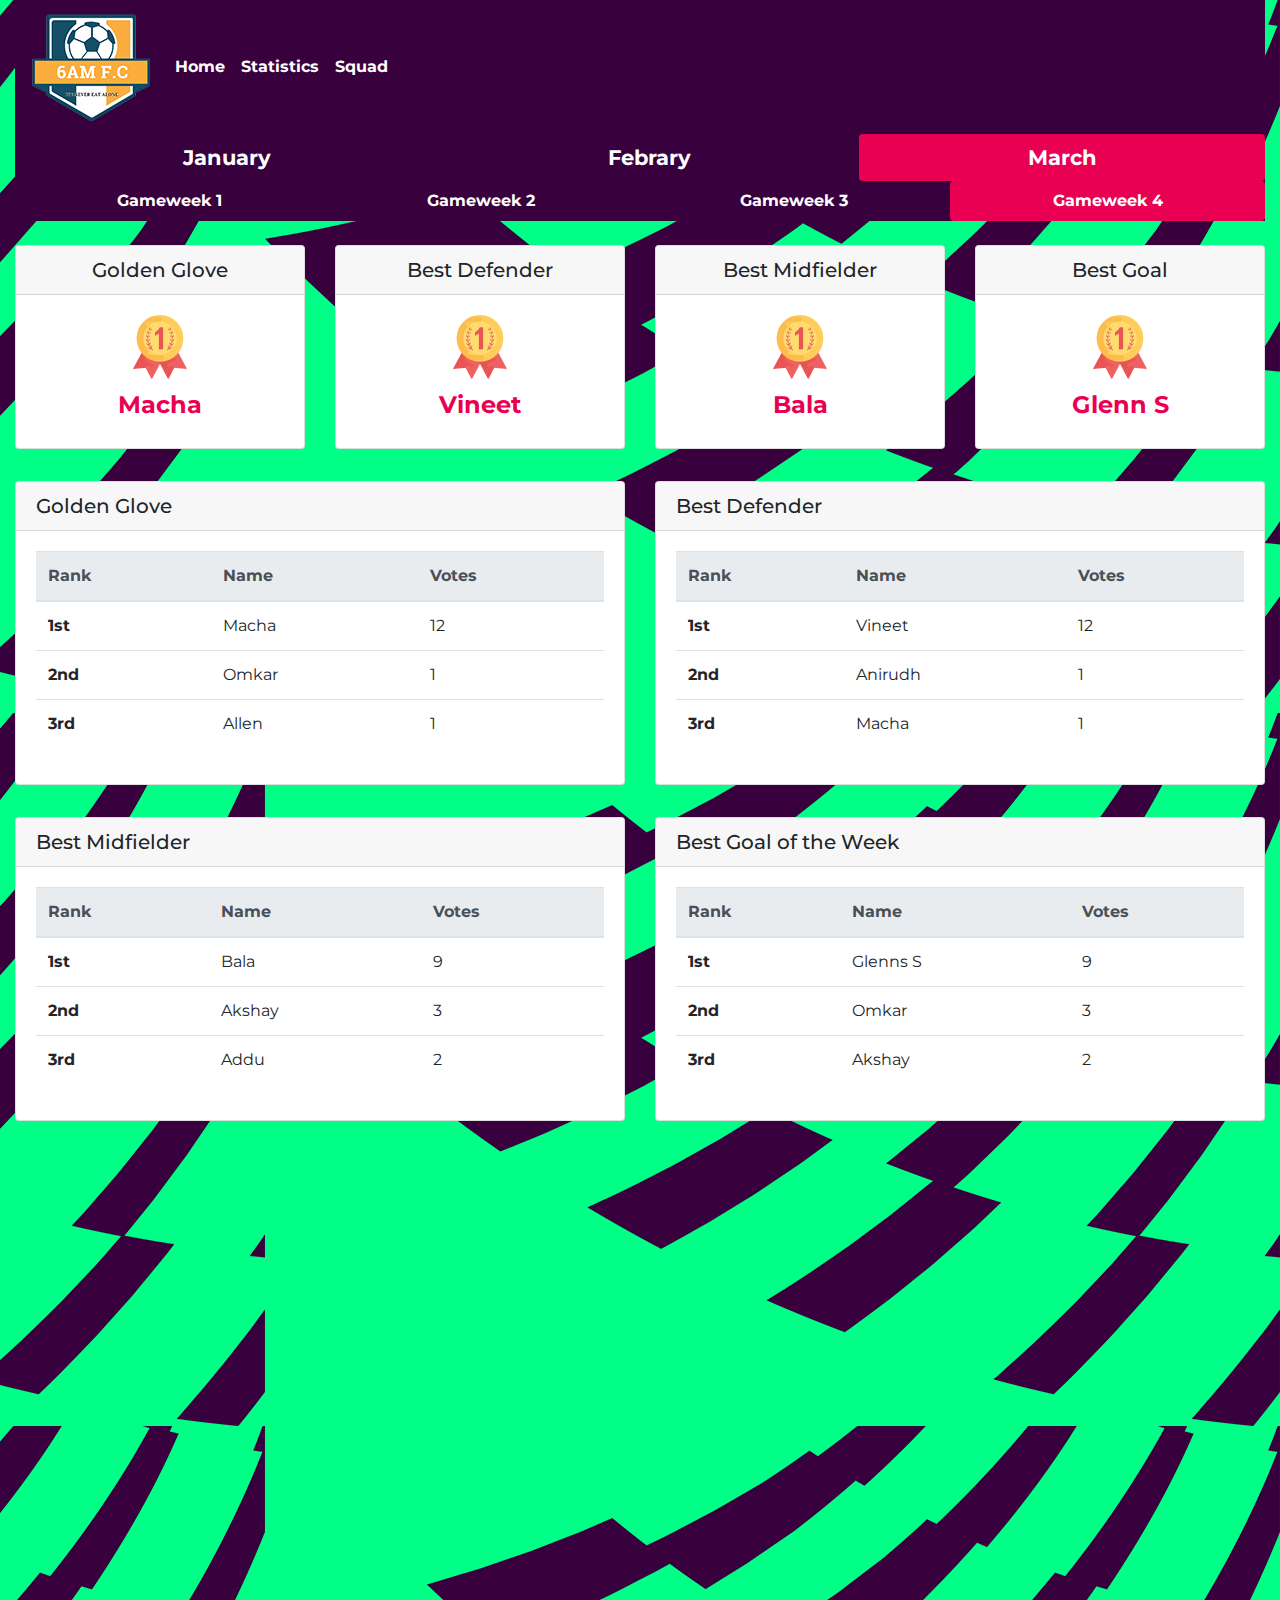
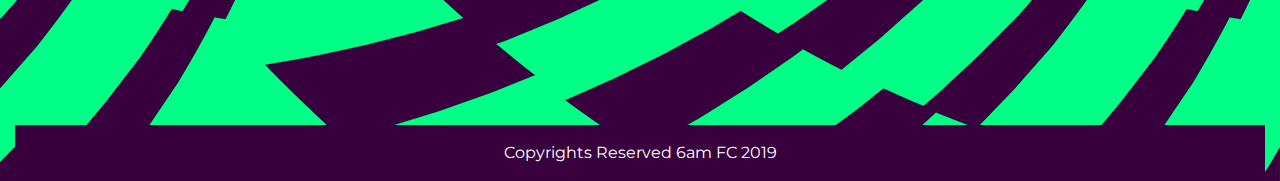
<file: index.html>
<!doctype html>
<html lang="en">
   <head>
      <!-- Global site tag (gtag.js) - Google Analytics -->
      <script async src="https://www.googletagmanager.com/gtag/js?id=UA-132199035-1"></script>
      <script>
         window.dataLayer = window.dataLayer || [];
         function gtag(){dataLayer.push(arguments);}
         gtag('js', new Date());
         
         gtag('config', 'UA-132199035-1');
      </script>
      <!-- Required meta tags -->
      <meta charset="utf-8">
      <meta name="viewport" content="width=device-width, initial-scale=1, shrink-to-fit=no">
      <!-- Bootstrap CSS -->
      <link rel="stylesheet" href="css/bootstrap.min.css">
      <link rel="stylesheet" href="css/style.css">
      <link rel="stylesheet" href="css/animate.css">
      <link href="https://fonts.googleapis.com/css?family=Montserrat:100,100i,200,200i,300,300i,400,400i,500,500i,600,600i,700,700i,800,800i,900,900i" rel="stylesheet">
      <title>6AM FC | Home</title>
   </head>
   <body>
      <div class="se-pre-con"></div>
      <div class="container">
         <nav class="navbar navbar-expand-lg navbar-light bg-light">
            <a class="navbar-brand" href="index.html"><img src="img/logo.PNG" /></a>
            <button class="navbar-toggler" type="button" data-toggle="collapse" data-target="#navbarTogglerDemo02" aria-controls="navbarTogglerDemo02" aria-expanded="false" aria-label="Toggle navigation">
            <span class="navbar-toggler-icon"></span>
            </button>
            <div class="collapse navbar-collapse" id="navbarTogglerDemo02">
               <ul class="navbar-nav mr-auto mt-2 mt-lg-0">
                  <li class="nav-item active">
                     <a class="nav-link" href="index.html">Home <span class="sr-only">(current)</span></a>
                  </li>
                  <li class="nav-item">
                     <a class="nav-link" href="statistics.html" >Statistics</a>
                  </li>
                  <li class="nav-item">
                     <a class="nav-link" href="squad.html" >Squad</a>
                  </li>
               </ul>
            </div>
         </nav>
         <ul class="nav nav-pills nav-fill">
            <li class="nav-item">
               <a class="nav-link monthTab" id="january" data-toggle="pill" href="#pills-jan" role="tab" aria-controls="pills-jan" aria-selected="true">January</a>
            </li>
            <li class="nav-item">
               <a class="nav-link monthTab" id="febrary" data-toggle="pill" href="#pills-feb" role="tab" aria-controls="pills-feb" aria-selected="true">Febrary</a>
            </li>
            <li class="nav-item">
               <a class="nav-link monthTab active" id="march" data-toggle="pill" href="#pills-mar" role="tab" aria-controls="pills-mar" aria-selected="true">March</a>
            </li>
         </ul>
         <div class="tab-content" id="mainTabContentSection">
            <div class="tab-pane fade" id="pills-jan" role="tabpanel" aria-labelledby="pills-jan">
               <ul class="nav nav-pills nav-fill" id="pills-tab" role="tablist">
                  <li class="nav-item">
                     <a class="nav-link" id="jan-gameWeek1" data-toggle="pill" href="#pills-jan-game1" role="tab" aria-controls="pills-game1" aria-selected="true">Gameweek 1</a>
                  </li>
                  <li class="nav-item">
                     <a class="nav-link" id="jan-gameWeek2" data-toggle="pill" href="#pills-jan-game2" role="tab" aria-controls="pills-game2" aria-selected="false">Gameweek 2</a>
                  </li>
                  <li class="nav-item">
                     <a class="nav-link" id="jan-gameWeek3" data-toggle="pill" href="#pills-jan-game3" role="tab" aria-controls="pills-game3" aria-selected="false">Gameweek 3</a>
                  </li>
                  <li class="nav-item">
                     <a class="nav-link active" id="jan-gameWeek4" data-toggle="pill" href="#pills-jan-game4" role="tab" aria-controls="pills-game4" aria-selected="false">Gameweek 4</a>
                  </li>
               </ul>
               <div class="tab-content" id="jan-pills-tabContent">
                  <div class="tab-pane fade" id="pills-jan-game1" role="tabpanel" aria-labelledby="jan-gameWeek1">
                     <div class="row mt-4">
                        <div class="col-sm wow fadeIn mb-2">
                           <div class="card text-center">
                              <h5 class="card-header">Golden Glove</h5>
                              <div class="card-body align-items-center">
                                 <img src="img/gold-medal.png" />
                                 <h4 class="weekWinner">Mane</h4>
                              </div>
                           </div>
                        </div>
                        <div class="col-sm wow fadeIn mb-2">
                           <div class="card text-center">
                              <h5 class="card-header">Best Defender</h5>
                              <div class="card-body align-items-center">
                                 <img src="img/gold-medal.png" />
                                 <h4 class="weekWinner">Vineet</h4>
                              </div>
                           </div>
                        </div>
                        <div class="col-sm wow fadeIn mb-2">
                           <div class="card text-center">
                              <h5 class="card-header">Best Midfielder</h5>
                              <div class="card-body align-items-center">
                                 <img src="img/gold-medal.png" />
                                 <h4 class="weekWinner">Akshay</h4>
                              </div>
                           </div>
                        </div>
                        <div class="col-sm wow fadeIn mb-2">
                           <div class="card text-center">
                              <h5 class="card-header">Best Goal</h5>
                              <div class="card-body align-items-center">
                                 <img src="img/gold-medal.png" />
                                 <h4 class="weekWinner">Kammo</h4>
                              </div>
                           </div>
                        </div>
                     </div>
                     <div class="row mt-4">
                        <div class="col-sm wow fadeIn mb-2">
                           <div class="card">
                              <h5 class="card-header">Golden Glove</h5>
                              <div class="card-body">
                                 <table class="table">
                                    <thead class="thead-light">
                                       <tr>
                                          <th scope="col">Rank</th>
                                          <th scope="col">Name</th>
                                          <th scope="col">Votes</th>
                                       </tr>
                                    </thead>
                                    <tbody>
                                       <tr>
                                          <th scope="row">1st</th>
                                          <td>Mane</td>
                                          <td>7</td>
                                       </tr>
                                       <tr>
                                          <th scope="row">2nd</th>
                                          <td>Llyod</td>
                                          <td>5</td>
                                       </tr>
                                       <tr>
                                          <th scope="row">3rd</th>
                                          <td>Ashish</td>
                                          <td>1</td>
                                       </tr>
                                    </tbody>
                                 </table>
                              </div>
                           </div>
                        </div>
                        <div class="col-sm wow fadeIn mb-2">
                           <div class="card">
                              <h5 class="card-header">Best Defender</h5>
                              <div class="card-body">
                                 <table class="table">
                                    <thead class="thead-light">
                                       <tr>
                                          <th scope="col">Rank</th>
                                          <th scope="col">Name</th>
                                          <th scope="col">Votes</th>
                                       </tr>
                                    </thead>
                                    <tbody>
                                       <tr>
                                          <th scope="row">1st</th>
                                          <td>Vineet</td>
                                          <td>10</td>
                                       </tr>
                                       <tr>
                                          <th scope="row">2nd</th>
                                          <td>Amey</td>
                                          <td>2</td>
                                       </tr>
                                       <tr>
                                          <th scope="row">3rd</th>
                                          <td>Heth</td>
                                          <td>1</td>
                                       </tr>
                                    </tbody>
                                 </table>
                              </div>
                           </div>
                        </div>
                     </div>
                     <div class="row mt-4 mb-5">
                        <div class="col-sm wow fadeIn mb-2">
                           <div class="card">
                              <h5 class="card-header">Best Midfielder</h5>
                              <div class="card-body">
                                 <table class="table">
                                    <thead class="thead-light">
                                       <tr>
                                          <th scope="col">Rank</th>
                                          <th scope="col">Name</th>
                                          <th scope="col">Votes</th>
                                       </tr>
                                    </thead>
                                    <tbody>
                                       <tr>
                                          <th scope="row">1st</th>
                                          <td>Akshay</td>
                                          <td>9</td>
                                       </tr>
                                       <tr>
                                          <th scope="row">2nd</th>
                                          <td>Addu</td>
                                          <td>3</td>
                                       </tr>
                                       <tr>
                                          <th scope="row">3rd</th>
                                          <td>Ashish</td>
                                          <td>1</td>
                                       </tr>
                                    </tbody>
                                 </table>
                              </div>
                           </div>
                        </div>
                        <div class="col-sm wow fadeIn mb-2">
                           <div class="card">
                              <h5 class="card-header">Best Goal of the Week</h5>
                              <div class="card-body">
                                 <table class="table">
                                    <thead class="thead-light">
                                       <tr>
                                          <th scope="col">Rank</th>
                                          <th scope="col">Name</th>
                                          <th scope="col">Votes</th>
                                       </tr>
                                    </thead>
                                    <tbody>
                                       <tr>
                                          <th scope="row">1st</th>
                                          <td>Kammo</td>
                                          <td>12</td>
                                       </tr>
                                       <tr>
                                          <th scope="row">2nd</th>
                                          <td>Akshay</td>
                                          <td>1</td>
                                       </tr>
                                       <tr>
                                          <th scope="row">3rd</th>
                                          <td>Omkar</td>
                                          <td>0</td>
                                       </tr>
                                    </tbody>
                                 </table>
                              </div>
                           </div>
                        </div>
                     </div>
                     <div class="row mt-4 mb-5">
                        <div class="col-sm wow fadeIn">
                           <div class="card">
                              <h5 class="card-header">Golden Boot</h5>
                              <div class="card-body">
                                 <table class="table">
                                    <thead class="thead-light">
                                       <tr>
                                          <th scope="col">Rank</th>
                                          <th scope="col">Name</th>
                                          <th scope="col">Goals</th>
                                       </tr>
                                    </thead>
                                    <tbody>
                                       <tr>
                                          <th scope="row">1</th>
                                          <td>Rohit</td>
                                          <td>4</td>
                                       </tr>
                                       <tr>
                                          <th scope="row">2</th>
                                          <td>Kammo</td>
                                          <td>3</td>
                                       </tr>
                                       <tr>
                                          <th scope="row">3</th>
                                          <td>Lloyd</td>
                                          <td>3</td>
                                       </tr>
                                       <tr>
                                          <th scope="row">4</th>
                                          <td>Omkar</td>
                                          <td>2</td>
                                       </tr>
                                       <tr>
                                          <th scope="row">5</th>
                                          <td>Akshay</td>
                                          <td>1</td>
                                       </tr>
                                       <tr>
                                          <th scope="row">5</th>
                                          <td>Addu</td>
                                          <td>1</td>
                                       </tr>
                                       <tr>
                                          <th scope="row">5</th>
                                          <td>Ashish</td>
                                          <td>1</td>
                                       </tr>
                                       <tr>
                                          <th scope="row">5</th>
                                          <td>Vineet</td>
                                          <td>1</td>
                                       </tr>
                                    </tbody>
                                 </table>
                              </div>
                           </div>
                        </div>
                     </div>
                  </div>
                  <div class="tab-pane fade" id="pills-jan-game2" role="tabpanel" aria-labelledby="jan-gameWeek2">
                     <div class="row mt-4">
                        <div class="col-sm wow fadeIn mb-2">
                           <div class="card text-center">
                              <h5 class="card-header">Golden Glove</h5>
                              <div class="card-body align-items-center">
                                 <img src="img/gold-medal.png" />
                                 <h4 class="weekWinner">Aman</h4>
                              </div>
                           </div>
                        </div>
                        <div class="col-sm wow fadeIn mb-2">
                           <div class="card text-center">
                              <h5 class="card-header">Best Defender</h5>
                              <div class="card-body align-items-center">
                                 <img src="img/gold-medal.png" />
                                 <h4 class="weekWinner">Amey</h4>
                              </div>
                           </div>
                        </div>
                        <div class="col-sm wow fadeIn mb-2">
                           <div class="card text-center">
                              <h5 class="card-header">Best Midfielder</h5>
                              <div class="card-body align-items-center">
                                 <img src="img/gold-medal.png" />
                                 <h4 class="weekWinner">Addu</h4>
                              </div>
                           </div>
                        </div>
                        <div class="col-sm wow fadeIn mb-2">
                           <div class="card text-center">
                              <h5 class="card-header">Best Goal</h5>
                              <div class="card-body align-items-center">
                                 <img src="img/gold-medal.png" />
                                 <h4 class="weekWinner">Addu</h4>
                              </div>
                           </div>
                        </div>
                     </div>
                     <div class="row mt-4">
                        <div class="col-sm wow fadeIn mb-2">
                           <div class="card">
                              <h5 class="card-header">Golden Glove</h5>
                              <div class="card-body">
                                 <table class="table">
                                    <thead class="thead-light">
                                       <tr>
                                          <th scope="col">Rank</th>
                                          <th scope="col">Name</th>
                                          <th scope="col">Votes</th>
                                       </tr>
                                    </thead>
                                    <tbody>
                                       <tr>
                                          <th scope="row">1st</th>
                                          <td>Aman</td>
                                          <td>9</td>
                                       </tr>
                                       <tr>
                                          <th scope="row">2nd</th>
                                          <td>Kirsten</td>
                                          <td>5</td>
                                       </tr>
                                       <tr>
                                          <th scope="row">3rd</th>
                                          <td>Rohit</td>
                                          <td>0</td>
                                       </tr>
                                    </tbody>
                                 </table>
                              </div>
                           </div>
                        </div>
                        <div class="col-sm wow fadeIn mb-2">
                           <div class="card">
                              <h5 class="card-header">Best Defender</h5>
                              <div class="card-body">
                                 <table class="table">
                                    <thead class="thead-light">
                                       <tr>
                                          <th scope="col">Rank</th>
                                          <th scope="col">Name</th>
                                          <th scope="col">Votes</th>
                                       </tr>
                                    </thead>
                                    <tbody>
                                       <tr>
                                          <th scope="row">1st</th>
                                          <td>Amey</td>
                                          <td>9</td>
                                       </tr>
                                       <tr>
                                          <th scope="row">2nd</th>
                                          <td>Subhash</td>
                                          <td>2</td>
                                       </tr>
                                       <tr>
                                          <th scope="row">3rd</th>
                                          <td>Vineet</td>
                                          <td>2</td>
                                       </tr>
                                    </tbody>
                                 </table>
                              </div>
                           </div>
                        </div>
                     </div>
                     <div class="row mt-4 mb-5">
                        <div class="col-sm wow fadeIn mb-2">
                           <div class="card">
                              <h5 class="card-header">Best Midfielder</h5>
                              <div class="card-body">
                                 <table class="table">
                                    <thead class="thead-light">
                                       <tr>
                                          <th scope="col">Rank</th>
                                          <th scope="col">Name</th>
                                          <th scope="col">Votes</th>
                                       </tr>
                                    </thead>
                                    <tbody>
                                       <tr>
                                          <th scope="row">1st</th>
                                          <td>Addu</td>
                                          <td>9</td>
                                       </tr>
                                       <tr>
                                          <th scope="row">2nd</th>
                                          <td>Aman</td>
                                          <td>2</td>
                                       </tr>
                                       <tr>
                                          <th scope="row">3rd</th>
                                          <td>Vineet</td>
                                          <td>2</td>
                                       </tr>
                                    </tbody>
                                 </table>
                              </div>
                           </div>
                        </div>
                        <div class="col-sm wow fadeIn mb-2">
                           <div class="card">
                              <h5 class="card-header">Best Goal of the Week</h5>
                              <div class="card-body">
                                 <table class="table">
                                    <thead class="thead-light">
                                       <tr>
                                          <th scope="col">Rank</th>
                                          <th scope="col">Name</th>
                                          <th scope="col">Votes</th>
                                       </tr>
                                    </thead>
                                    <tbody>
                                       <tr>
                                          <th scope="row">1st</th>
                                          <td>Addu</td>
                                          <td>9</td>
                                       </tr>
                                       <tr>
                                          <th scope="row">2nd</th>
                                          <td>Vineet</td>
                                          <td>2</td>
                                       </tr>
                                       <tr>
                                          <th scope="row">3rd</th>
                                          <td>Allen</td>
                                          <td>1</td>
                                       </tr>
                                    </tbody>
                                 </table>
                              </div>
                           </div>
                        </div>
                     </div>
                     <div class="row mt-4 mb-5">
                        <div class="col-sm wow fadeIn">
                           <div class="card">
                              <h5 class="card-header">Golden Boot</h5>
                              <div class="card-body">
                                 <table class="table">
                                    <thead class="thead-light">
                                       <tr>
                                          <th scope="col">Rank</th>
                                          <th scope="col">Name</th>
                                          <th scope="col">Goals</th>
                                       </tr>
                                    </thead>
                                    <tbody>
                                       <tr>
                                          <th scope="row">1</th>
                                          <td>Vineet</td>
                                          <td>4</td>
                                       </tr>
                                       <tr>
                                          <th scope="row">2</th>
                                          <td>Addu</td>
                                          <td>4</td>
                                       </tr>
                                       <tr>
                                          <th scope="row">3</th>
                                          <td>Lloyd</td>
                                          <td>4</td>
                                       </tr>
                                       <tr>
                                          <th scope="row">4</th>
                                          <td>Omkar</td>
                                          <td>2</td>
                                       </tr>
                                       <tr>
                                          <th scope="row">5</th>
                                          <td>Akshay</td>
                                          <td>2</td>
                                       </tr>
                                       <tr>
                                          <th scope="row">6</th>
                                          <td>Kirsten</td>
                                          <td>2</td>
                                       </tr>
                                       <tr>
                                          <th scope="row">7</th>
                                          <td>Allen</td>
                                          <td>1</td>
                                       </tr>
                                       <tr>
                                          <th scope="row">8</th>
                                          <td>Aman</td>
                                          <td>1</td>
                                       </tr>
                                       <tr>
                                          <th scope="row">9</th>
                                          <td>Nil</td>
                                          <td>1</td>
                                       </tr>
                                    </tbody>
                                 </table>
                              </div>
                           </div>
                        </div>
                     </div>
                  </div>
                  <div class="tab-pane fade" id="pills-jan-game3" role="tabpanel" aria-labelledby="jan-gameWeek3">
                     <div class="row mt-4">
                        <div class="col-sm wow fadeIn mb-2">
                           <div class="card text-center">
                              <h5 class="card-header">Golden Glove</h5>
                              <div class="card-body align-items-center">
                                 <img src="img/gold-medal.png" />
                                 <h4 class="weekWinner">Subhash</h4>
                              </div>
                           </div>
                        </div>
                        <div class="col-sm wow fadeIn mb-2">
                           <div class="card text-center">
                              <h5 class="card-header">Best Defender</h5>
                              <div class="card-body align-items-center">
                                 <img src="img/gold-medal.png" />
                                 <h4 class="weekWinner">Vineet</h4>
                              </div>
                           </div>
                        </div>
                        <div class="col-sm wow fadeIn mb-2">
                           <div class="card text-center">
                              <h5 class="card-header">Best Midfielder</h5>
                              <div class="card-body align-items-center">
                                 <img src="img/gold-medal.png" />
                                 <h4 class="weekWinner">Akshay</h4>
                              </div>
                           </div>
                        </div>
                        <div class="col-sm wow fadeIn mb-2">
                           <div class="card text-center">
                              <h5 class="card-header">Best Goal</h5>
                              <div class="card-body align-items-center">
                                 <img src="img/gold-medal.png" />
                                 <h4 class="weekWinner">Kirsten</h4>
                              </div>
                           </div>
                        </div>
                     </div>
                     <div class="row mt-4">
                        <div class="col-sm wow fadeIn mb-2">
                           <div class="card">
                              <h5 class="card-header">Golden Glove</h5>
                              <div class="card-body">
                                 <table class="table">
                                    <thead class="thead-light">
                                       <tr>
                                          <th scope="col">Rank</th>
                                          <th scope="col">Name</th>
                                          <th scope="col">Votes</th>
                                       </tr>
                                    </thead>
                                    <tbody>
                                       <tr>
                                          <th scope="row">1st</th>
                                          <td>Subhash</td>
                                          <td>10</td>
                                       </tr>
                                       <tr>
                                          <th scope="row">2nd</th>
                                          <td>Anirudh</td>
                                          <td>2</td>
                                       </tr>
                                       <tr>
                                          <th scope="row">3rd</th>
                                          <td>Kirsten</td>
                                          <td>0</td>
                                       </tr>
                                    </tbody>
                                 </table>
                              </div>
                           </div>
                        </div>
                        <div class="col-sm wow fadeIn mb-2">
                           <div class="card">
                              <h5 class="card-header">Best Defender</h5>
                              <div class="card-body">
                                 <table class="table">
                                    <thead class="thead-light">
                                       <tr>
                                          <th scope="col">Rank</th>
                                          <th scope="col">Name</th>
                                          <th scope="col">Votes</th>
                                       </tr>
                                    </thead>
                                    <tbody>
                                       <tr>
                                          <th scope="row">1st</th>
                                          <td>Vineet</td>
                                          <td>5</td>
                                       </tr>
                                       <tr>
                                          <th scope="row">2nd</th>
                                          <td>Anirudh</td>
                                          <td>4</td>
                                       </tr>
                                       <tr>
                                          <th scope="row">3rd</th>
                                          <td>Subhash</td>
                                          <td>2</td>
                                       </tr>
                                    </tbody>
                                 </table>
                              </div>
                           </div>
                        </div>
                     </div>
                     <div class="row mt-4 mb-5">
                        <div class="col-sm wow fadeIn mb-2">
                           <div class="card">
                              <h5 class="card-header">Best Midfielder</h5>
                              <div class="card-body">
                                 <table class="table">
                                    <thead class="thead-light">
                                       <tr>
                                          <th scope="col">Rank</th>
                                          <th scope="col">Name</th>
                                          <th scope="col">Votes</th>
                                       </tr>
                                    </thead>
                                    <tbody>
                                       <tr>
                                          <th scope="row">1st</th>
                                          <td>Akshay</td>
                                          <td>9</td>
                                       </tr>
                                       <tr>
                                          <th scope="row">2nd</th>
                                          <td>Aman</td>
                                          <td>1</td>
                                       </tr>
                                       <tr>
                                          <th scope="row">3rd</th>
                                          <td>Kirsten</td>
                                          <td>1</td>
                                       </tr>
                                    </tbody>
                                 </table>
                              </div>
                           </div>
                        </div>
                        <div class="col-sm wow fadeIn mb-2">
                           <div class="card">
                              <h5 class="card-header">Best Goal of the Week</h5>
                              <div class="card-body">
                                 <table class="table">
                                    <thead class="thead-light">
                                       <tr>
                                          <th scope="col">Rank</th>
                                          <th scope="col">Name</th>
                                          <th scope="col">Votes</th>
                                       </tr>
                                    </thead>
                                    <tbody>
                                       <tr>
                                          <th scope="row">1st</th>
                                          <td>Kirsten</td>
                                          <td>5</td>
                                       </tr>
                                       <tr>
                                          <th scope="row">2nd</th>
                                          <td>Addu</td>
                                          <td>3</td>
                                       </tr>
                                       <tr>
                                          <th scope="row">3rd</th>
                                          <td>Akshay</td>
                                          <td>2</td>
                                       </tr>
                                    </tbody>
                                 </table>
                              </div>
                           </div>
                        </div>
                     </div>
                     <div class="row mt-4 mb-5">
                        <div class="col-sm wow fadeIn">
                           <div class="card">
                              <h5 class="card-header">Golden Boot</h5>
                              <div class="card-body">
                                 <table class="table">
                                    <thead class="thead-light">
                                       <tr>
                                          <th scope="col">Rank</th>
                                          <th scope="col">Name</th>
                                          <th scope="col">Goals</th>
                                       </tr>
                                    </thead>
                                    <tbody>
                                       <tr>
                                          <th scope="row">1</th>
                                          <td>Akshay</td>
                                          <td>5</td>
                                       </tr>
                                       <tr>
                                          <th scope="row">2</th>
                                          <td>Addu</td>
                                          <td>2</td>
                                       </tr>
                                       <tr>
                                          <th scope="row">3</th>
                                          <td>Kirsten</td>
                                          <td>2</td>
                                       </tr>
                                       <tr>
                                          <th scope="row">4</th>
                                          <td>Aman</td>
                                          <td>2</td>
                                       </tr>
                                       <tr>
                                          <th scope="row">5</th>
                                          <td>Anirudh</td>
                                          <td>2</td>
                                       </tr>
                                       <tr>
                                          <th scope="row">6</th>
                                          <td>Omkar</td>
                                          <td>1</td>
                                       </tr>
                                       <tr>
                                          <th scope="row">7</th>
                                          <td>Glenn Saldanha</td>
                                          <td>1</td>
                                       </tr>
                                       <tr>
                                          <th scope="row">8</th>
                                          <td>Vineet</td>
                                          <td>1</td>
                                       </tr>
                                    </tbody>
                                 </table>
                              </div>
                           </div>
                        </div>
                     </div>
                  </div>
                  <div class="tab-pane fade active show" id="pills-jan-game4" role="tabpanel" aria-labelledby="jan-gameWeek4">
                     <div class="row mt-4">
                        <div class="col-sm wow fadeIn mb-2">
                           <div class="card text-center">
                              <h5 class="card-header">Golden Glove</h5>
                              <div class="card-body align-items-center">
                                 <img src="img/gold-medal.png" />
                                 <h4 class="weekWinner">Rohit</h4>
                              </div>
                           </div>
                        </div>
                        <div class="col-sm wow fadeIn mb-2">
                           <div class="card text-center">
                              <h5 class="card-header">Best Defender</h5>
                              <div class="card-body align-items-center">
                                 <img src="img/gold-medal.png" />
                                 <h4 class="weekWinner">Vineet</h4>
                              </div>
                           </div>
                        </div>
                        <div class="col-sm wow fadeIn mb-2">
                           <div class="card text-center">
                              <h5 class="card-header">Best Midfielder</h5>
                              <div class="card-body align-items-center">
                                 <img src="img/gold-medal.png" />
                                 <h4 class="weekWinner">Akshay</h4>
                              </div>
                           </div>
                        </div>
                        <div class="col-sm wow fadeIn mb-2">
                           <div class="card text-center">
                              <h5 class="card-header">Best Goal</h5>
                              <div class="card-body align-items-center">
                                 <img src="img/gold-medal.png" />
                                 <h4 class="weekWinner">Omkar / Llyod</h4>
                              </div>
                           </div>
                        </div>
                     </div>
                     <div class="row mt-4">
                        <div class="col-sm wow fadeIn mb-2">
                           <div class="card">
                              <h5 class="card-header">Golden Glove</h5>
                              <div class="card-body">
                                 <table class="table">
                                    <thead class="thead-light">
                                       <tr>
                                          <th scope="col">Rank</th>
                                          <th scope="col">Name</th>
                                          <th scope="col">Votes</th>
                                       </tr>
                                    </thead>
                                    <tbody>
                                       <tr>
                                          <th scope="row">1st</th>
                                          <td>Rohit</td>
                                          <td>11</td>
                                       </tr>
                                       <tr>
                                          <th scope="row">2nd</th>
                                          <td>Anirudh</td>
                                          <td>1</td>
                                       </tr>
                                       <tr>
                                          <th scope="row">2nd</th>
                                          <td>Nikhil</td>
                                          <td>1</td>
                                       </tr>
                                    </tbody>
                                 </table>
                              </div>
                           </div>
                        </div>
                        <div class="col-sm wow fadeIn mb-2">
                           <div class="card">
                              <h5 class="card-header">Best Defender</h5>
                              <div class="card-body">
                                 <table class="table">
                                    <thead class="thead-light">
                                       <tr>
                                          <th scope="col">Rank</th>
                                          <th scope="col">Name</th>
                                          <th scope="col">Votes</th>
                                       </tr>
                                    </thead>
                                    <tbody>
                                       <tr>
                                          <th scope="row">1st</th>
                                          <td>Vineet</td>
                                          <td>8</td>
                                       </tr>
                                       <tr>
                                          <th scope="row">2nd</th>
                                          <td>Anirudh</td>
                                          <td>2</td>
                                       </tr>
                                       <tr>
                                          <th scope="row">2nd</th>
                                          <td>Mane</td>
                                          <td>2</td>
                                       </tr>
                                    </tbody>
                                 </table>
                              </div>
                           </div>
                        </div>
                     </div>
                     <div class="row mt-4 mb-5">
                        <div class="col-sm wow fadeIn mb-2">
                           <div class="card">
                              <h5 class="card-header">Best Midfielder</h5>
                              <div class="card-body">
                                 <table class="table">
                                    <thead class="thead-light">
                                       <tr>
                                          <th scope="col">Rank</th>
                                          <th scope="col">Name</th>
                                          <th scope="col">Votes</th>
                                       </tr>
                                    </thead>
                                    <tbody>
                                       <tr>
                                          <th scope="row">1st</th>
                                          <td>Akshay</td>
                                          <td>8</td>
                                       </tr>
                                       <tr>
                                          <th scope="row">2nd</th>
                                          <td>Addu</td>
                                          <td>5</td>
                                       </tr>
                                       <tr>
                                          <th scope="row">3rd</th>
                                          <td>Llyod</td>
                                          <td>0</td>
                                       </tr>
                                    </tbody>
                                 </table>
                              </div>
                           </div>
                        </div>
                        <div class="col-sm wow fadeIn mb-2">
                           <div class="card">
                              <h5 class="card-header">Best Goal of the Week</h5>
                              <div class="card-body">
                                 <table class="table">
                                    <thead class="thead-light">
                                       <tr>
                                          <th scope="col">Rank</th>
                                          <th scope="col">Name</th>
                                          <th scope="col">Votes</th>
                                       </tr>
                                    </thead>
                                    <tbody>
                                       <tr>
                                          <th scope="row">1st</th>
                                          <td>Omkar</td>
                                          <td>4</td>
                                       </tr>
                                       <tr>
                                          <th scope="row">1st</th>
                                          <td>Llyod</td>
                                          <td>4</td>
                                       </tr>
                                       <tr>
                                          <th scope="row">2nd</th>
                                          <td>Kammo</td>
                                          <td>2</td>
                                       </tr>
                                    </tbody>
                                 </table>
                              </div>
                           </div>
                        </div>
                     </div>
                     <div class="row mt-4 mb-5">
                        <div class="col-sm wow fadeIn">
                           <div class="card">
                              <h5 class="card-header">Golden Boot</h5>
                              <div class="card-body">
                                 <table class="table">
                                    <thead class="thead-light">
                                       <tr>
                                          <th scope="col">Rank</th>
                                          <th scope="col">Name</th>
                                          <th scope="col">Goals</th>
                                       </tr>
                                    </thead>
                                    <tbody>
                                       <tr>
                                          <th scope="row">1</th>
                                          <td>Addu</td>
                                          <td>6</td>
                                       </tr>
                                       <tr>
                                          <th scope="row">2</th>
                                          <td>Llyod</td>
                                          <td>6</td>
                                       </tr>
                                       <tr>
                                          <th scope="row">3</th>
                                          <td>Kammo</td>
                                          <td>3</td>
                                       </tr>
                                       <tr>
                                          <th scope="row">4</th>
                                          <td>Vineet</td>
                                          <td>2</td>
                                       </tr>
                                       <tr>
                                          <th scope="row">5</th>
                                          <td>Akshay</td>
                                          <td>2</td>
                                       </tr>
                                       <tr>
                                          <th scope="row">6</th>
                                          <td>Glenn Saldanha</td>
                                          <td>2</td>
                                       </tr>
                                       <tr>
                                          <th scope="row">7</th>
                                          <td>Nikhil</td>
                                          <td>1</td>
                                       </tr>
                                       <tr>
                                          <th scope="row">7</th>
                                          <td>Omkar</td>
                                          <td>1</td>
                                       </tr>
                                    </tbody>
                                 </table>
                              </div>
                           </div>
                        </div>
                     </div>
                  </div>
               </div>
            </div>
            <div class="tab-pane fade" id="pills-feb" role="tabpanel" aria-labelledby="pills-feb">
               <ul class="nav nav-pills nav-fill" id="pills-tab" role="tablist">
                  <li class="nav-item">
                     <a class="nav-link" id="feb-gameWeek1" data-toggle="pill" href="#pills-feb-game1" role="tab" aria-controls="pills-feb-game1" aria-selected="true">Gameweek 1</a>
                  </li>
                  <li class="nav-item">
                     <a class="nav-link" id="feb-gameWeek2" data-toggle="pill" href="#pills-feb-game2" role="tab" aria-controls="pills-feb-game2" aria-selected="true">Gameweek 2</a>
                  </li>
                  <li class="nav-item">
                     <a class="nav-link" id="feb-gameWeek3" data-toggle="pill" href="#pills-feb-game3" role="tab" aria-controls="pills-feb-game3" aria-selected="true">Gameweek 3</a>
                  </li>
                  <li class="nav-item">
                     <a class="nav-link active" id="feb-gameWeek4" data-toggle="pill" href="#pills-feb-game4" role="tab" aria-controls="pills-feb-game4" aria-selected="true">Gameweek 4</a>
                  </li>
               </ul>
               <div class="tab-content" id="feb-pills-tabContent">
                  <div class="tab-pane fade" id="pills-feb-game1" role="tabpanel" aria-labelledby="feb-gameWeek1">
                     <div class="row mt-4">
                        <div class="col-sm wow fadeIn mb-2">
                           <div class="card text-center">
                              <h5 class="card-header">Golden Glove</h5>
                              <div class="card-body align-items-center">
                                 <img src="img/gold-medal.png" />
                                 <h4 class="weekWinner">Jerin</h4>
                              </div>
                           </div>
                        </div>
                        <div class="col-sm wow fadeIn mb-2">
                           <div class="card text-center">
                              <h5 class="card-header">Best Defender</h5>
                              <div class="card-body align-items-center">
                                 <img src="img/gold-medal.png" />
                                 <h4 class="weekWinner">Subhash</h4>
                              </div>
                           </div>
                        </div>
                        <div class="col-sm wow fadeIn mb-2">
                           <div class="card text-center">
                              <h5 class="card-header">Best Midfielder</h5>
                              <div class="card-body align-items-center">
                                 <img src="img/gold-medal.png" />
                                 <h4 class="weekWinner">Akshay</h4>
                              </div>
                           </div>
                        </div>
                        <div class="col-sm wow fadeIn mb-2">
                           <div class="card text-center">
                              <h5 class="card-header">Best Goal</h5>
                              <div class="card-body align-items-center">
                                 <img src="img/gold-medal.png" />
                                 <h4 class="weekWinner">Jerin</h4>
                              </div>
                           </div>
                        </div>
                     </div>
                     <div class="row mt-4">
                        <div class="col-sm wow fadeIn mb-2">
                           <div class="card">
                              <h5 class="card-header">Golden Glove</h5>
                              <div class="card-body">
                                 <table class="table">
                                    <thead class="thead-light">
                                       <tr>
                                          <th scope="col">Rank</th>
                                          <th scope="col">Name</th>
                                          <th scope="col">Votes</th>
                                       </tr>
                                    </thead>
                                    <tbody>
                                       <tr>
                                          <th scope="row">1st</th>
                                          <td>Jerin</td>
                                          <td>8</td>
                                       </tr>
                                       <tr>
                                          <th scope="row">2nd</th>
                                          <td>Vineet</td>
                                          <td>4</td>
                                       </tr>
                                       <tr>
                                          <th scope="row">3rd</th>
                                          <td>Anirudh</td>
                                          <td>2</td>
                                       </tr>
                                    </tbody>
                                 </table>
                              </div>
                           </div>
                        </div>
                        <div class="col-sm wow fadeIn mb-2">
                           <div class="card">
                              <h5 class="card-header">Best Defender</h5>
                              <div class="card-body">
                                 <table class="table">
                                    <thead class="thead-light">
                                       <tr>
                                          <th scope="col">Rank</th>
                                          <th scope="col">Name</th>
                                          <th scope="col">Votes</th>
                                       </tr>
                                    </thead>
                                    <tbody>
                                       <tr>
                                          <th scope="row">1st</th>
                                          <td>Subhash</td>
                                          <td>10</td>
                                       </tr>
                                       <tr>
                                          <th scope="row">2nd</th>
                                          <td>Vineet</td>
                                          <td>2</td>
                                       </tr>
                                       <tr>
                                          <th scope="row">3rd</th>
                                          <td>Anirudh</td>
                                          <td>1</td>
                                       </tr>
                                    </tbody>
                                 </table>
                              </div>
                           </div>
                        </div>
                     </div>
                     <div class="row mt-4 mb-5">
                        <div class="col-sm wow fadeIn mb-2">
                           <div class="card">
                              <h5 class="card-header">Best Midfielder</h5>
                              <div class="card-body">
                                 <table class="table">
                                    <thead class="thead-light">
                                       <tr>
                                          <th scope="col">Rank</th>
                                          <th scope="col">Name</th>
                                          <th scope="col">Votes</th>
                                       </tr>
                                    </thead>
                                    <tbody>
                                       <tr>
                                          <th scope="row">1st</th>
                                          <td>Akshay</td>
                                          <td>11</td>
                                       </tr>
                                       <tr>
                                          <th scope="row">2nd</th>
                                          <td>Kirsten</td>
                                          <td>3</td>
                                       </tr>
                                       <tr>
                                          <th scope="row">3rd</th>
                                          <td>Aman</td>
                                          <td>0</td>
                                       </tr>
                                    </tbody>
                                 </table>
                              </div>
                           </div>
                        </div>
                        <div class="col-sm wow fadeIn mb-2">
                           <div class="card">
                              <h5 class="card-header">Best Goal of the Week</h5>
                              <div class="card-body">
                                 <table class="table">
                                    <thead class="thead-light">
                                       <tr>
                                          <th scope="col">Rank</th>
                                          <th scope="col">Name</th>
                                          <th scope="col">Votes</th>
                                       </tr>
                                    </thead>
                                    <tbody>
                                       <tr>
                                          <th scope="row">1st</th>
                                          <td>Jerin</td>
                                          <td>8</td>
                                       </tr>
                                       <tr>
                                          <th scope="row">2nd</th>
                                          <td>Amey</td>
                                          <td>2</td>
                                       </tr>
                                       <tr>
                                          <th scope="row">2nd</th>
                                          <td>Glenn S</td>
                                          <td>2</td>
                                       </tr>
                                    </tbody>
                                 </table>
                              </div>
                           </div>
                        </div>
                     </div>
                     <div class="row mt-4 mb-5">
                        <div class="col-sm wow fadeIn">
                           <div class="card">
                              <h5 class="card-header">Golden Boot</h5>
                              <div class="card-body">
                                 <table class="table">
                                    <thead class="thead-light">
                                       <tr>
                                          <th scope="col">Rank</th>
                                          <th scope="col">Name</th>
                                          <th scope="col">Goals</th>
                                       </tr>
                                    </thead>
                                    <tbody>
                                       <tr>
                                          <th scope="row">1</th>
                                          <td>Kammo</td>
                                          <td>3</td>
                                       </tr>
                                       <tr>
                                          <th scope="row">1</th>
                                          <td>Glenn S</td>
                                          <td>3</td>
                                       </tr>
                                       <tr>
                                          <th scope="row">2</th>
                                          <td>Akshay</td>
                                          <td>2</td>
                                       </tr>
                                       <tr>
                                          <th scope="row">2</th>
                                          <td>Kirsten</td>
                                          <td>2</td>
                                       </tr>
                                       <tr>
                                          <th scope="row">3</th>
                                          <td>Jerin</td>
                                          <td>1</td>
                                       </tr>
                                       <tr>
                                          <th scope="row">3</th>
                                          <td>Amey</td>
                                          <td>1</td>
                                       </tr>
                                    </tbody>
                                 </table>
                              </div>
                           </div>
                        </div>
                     </div>
                  </div>
                  <div class="tab-pane fade" id="pills-feb-game2" role="tabpanel" aria-labelledby="feb-gameWeek2">
                     <div class="row mt-4">
                        <div class="col-sm wow fadeIn mb-2">
                           <div class="card text-center">
                              <h5 class="card-header">Golden Glove</h5>
                              <div class="card-body align-items-center">
                                 <img src="img/gold-medal.png" />
                                 <h4 class="weekWinner">Macha</h4>
                              </div>
                           </div>
                        </div>
                        <div class="col-sm wow fadeIn mb-2">
                           <div class="card text-center">
                              <h5 class="card-header">Best Defender</h5>
                              <div class="card-body align-items-center">
                                 <img src="img/gold-medal.png" />
                                 <h4 class="weekWinner">Subhash</h4>
                              </div>
                           </div>
                        </div>
                        <div class="col-sm wow fadeIn mb-2">
                           <div class="card text-center">
                              <h5 class="card-header">Best Midfielder</h5>
                              <div class="card-body align-items-center">
                                 <img src="img/gold-medal.png" />
                                 <h4 class="weekWinner">Aditya</h4>
                              </div>
                           </div>
                        </div>
                        <div class="col-sm wow fadeIn mb-2">
                           <div class="card text-center">
                              <h5 class="card-header">Best Goal</h5>
                              <div class="card-body align-items-center">
                                 <img src="img/gold-medal.png" />
                                 <h4 class="weekWinner">Allen</h4>
                              </div>
                           </div>
                        </div>
                     </div>
                     <div class="row mt-4">
                        <div class="col-sm wow fadeIn mb-2">
                           <div class="card">
                              <h5 class="card-header">Golden Glove</h5>
                              <div class="card-body">
                                 <table class="table">
                                    <thead class="thead-light">
                                       <tr>
                                          <th scope="col">Rank</th>
                                          <th scope="col">Name</th>
                                          <th scope="col">Votes</th>
                                       </tr>
                                    </thead>
                                    <tbody>
                                       <tr>
                                          <th scope="row">1st</th>
                                          <td>Macha</td>
                                          <td>10</td>
                                       </tr>
                                       <tr>
                                          <th scope="row">2nd</th>
                                          <td>Allen</td>
                                          <td>4</td>
                                       </tr>
                                       <tr>
                                          <th scope="row">3rd</th>
                                          <td>Subhash</td>
                                          <td>0</td>
                                       </tr>
                                    </tbody>
                                 </table>
                              </div>
                           </div>
                        </div>
                        <div class="col-sm wow fadeIn mb-2">
                           <div class="card">
                              <h5 class="card-header">Best Defender</h5>
                              <div class="card-body">
                                 <table class="table">
                                    <thead class="thead-light">
                                       <tr>
                                          <th scope="col">Rank</th>
                                          <th scope="col">Name</th>
                                          <th scope="col">Votes</th>
                                       </tr>
                                    </thead>
                                    <tbody>
                                       <tr>
                                          <th scope="row">1st</th>
                                          <td>Subhash</td>
                                          <td>6</td>
                                       </tr>
                                       <tr>
                                          <th scope="row">2nd</th>
                                          <td>Vineet</td>
                                          <td>4</td>
                                       </tr>
                                       <tr>
                                          <th scope="row">3rd</th>
                                          <td>Macha</td>
                                          <td>2</td>
                                       </tr>
                                    </tbody>
                                 </table>
                              </div>
                           </div>
                        </div>
                     </div>
                     <div class="row mt-4 mb-5">
                        <div class="col-sm wow fadeIn mb-2">
                           <div class="card">
                              <h5 class="card-header">Best Midfielder</h5>
                              <div class="card-body">
                                 <table class="table">
                                    <thead class="thead-light">
                                       <tr>
                                          <th scope="col">Rank</th>
                                          <th scope="col">Name</th>
                                          <th scope="col">Votes</th>
                                       </tr>
                                    </thead>
                                    <tbody>
                                       <tr>
                                          <th scope="row">1st</th>
                                          <td>Aditya</td>
                                          <td>9</td>
                                       </tr>
                                       <tr>
                                          <th scope="row">2nd</th>
                                          <td>Akshay</td>
                                          <td>3</td>
                                       </tr>
                                       <tr>
                                          <th scope="row">3rd</th>
                                          <td>Heth</td>
                                          <td>1</td>
                                       </tr>
                                    </tbody>
                                 </table>
                              </div>
                           </div>
                        </div>
                        <div class="col-sm wow fadeIn mb-2">
                           <div class="card">
                              <h5 class="card-header">Best Goal of the Week</h5>
                              <div class="card-body">
                                 <table class="table">
                                    <thead class="thead-light">
                                       <tr>
                                          <th scope="col">Rank</th>
                                          <th scope="col">Name</th>
                                          <th scope="col">Votes</th>
                                       </tr>
                                    </thead>
                                    <tbody>
                                       <tr>
                                          <th scope="row">1st</th>
                                          <td>Allen</td>
                                          <td>8</td>
                                       </tr>
                                       <tr>
                                          <th scope="row">2nd</th>
                                          <td>Omkar</td>
                                          <td>3</td>
                                       </tr>
                                       <tr>
                                          <th scope="row">2nd</th>
                                          <td>Glenn S</td>
                                          <td>1</td>
                                       </tr>
                                    </tbody>
                                 </table>
                              </div>
                           </div>
                        </div>
                     </div>
                     <div class="row mt-4 mb-5">
                        <div class="col-sm wow fadeIn">
                           <div class="card">
                              <h5 class="card-header">Golden Boot</h5>
                              <div class="card-body">
                                 <table class="table">
                                    <thead class="thead-light">
                                       <tr>
                                          <th scope="col">Rank</th>
                                          <th scope="col">Name</th>
                                          <th scope="col">Goals</th>
                                       </tr>
                                    </thead>
                                    <tbody>
                                       <tr>
                                          <th scope="row">1</th>
                                          <td>Omkar</td>
                                          <td>4</td>
                                       </tr>
                                       <tr>
                                          <th scope="row">2</th>
                                          <td>Heth</td>
                                          <td>3</td>
                                       </tr>
                                       <tr>
                                          <th scope="row">3</th>
                                          <td>Aditya</td>
                                          <td>2</td>
                                       </tr>
                                       <tr>
                                          <th scope="row">3</th>
                                          <td>Glenn S</td>
                                          <td>2</td>
                                       </tr>
                                       <tr>
                                          <th scope="row">3</th>
                                          <td>Vineet</td>
                                          <td>2</td>
                                       </tr>
                                       <tr>
                                          <th scope="row">3</th>
                                          <td>Kirsten</td>
                                          <td>2</td>
                                       </tr>
                                       <tr>
                                          <th scope="row">3</th>
                                          <td>Llyod</td>
                                          <td>2</td>
                                       </tr>
                                       <tr>
                                          <th scope="row">4</th>
                                          <td>Akshay</td>
                                          <td>1</td>
                                       </tr>
                                       <tr>
                                          <th scope="row">4</th>
                                          <td>Allen</td>
                                          <td>1</td>
                                       </tr>
                                       <tr>
                                          <th scope="row">4</th>
                                          <td>Subhash</td>
                                          <td>1</td>
                                       </tr>
                                    </tbody>
                                 </table>
                              </div>
                           </div>
                        </div>
                     </div>
                  </div>
                  <div class="tab-pane fade" id="pills-feb-game3" role="tabpanel" aria-labelledby="feb-gameWeek3">
                     <div class="row mt-4">
                        <div class="col-sm wow fadeIn mb-2">
                           <div class="card text-center">
                              <h5 class="card-header">Golden Glove</h5>
                              <div class="card-body align-items-center">
                                 <img src="img/gold-medal.png" />
                                 <h4 class="weekWinner">Macha</h4>
                              </div>
                           </div>
                        </div>
                        <div class="col-sm wow fadeIn mb-2">
                           <div class="card text-center">
                              <h5 class="card-header">Best Defender</h5>
                              <div class="card-body align-items-center">
                                 <img src="img/gold-medal.png" />
                                 <h4 class="weekWinner">Anirudh</h4>
                              </div>
                           </div>
                        </div>
                        <div class="col-sm wow fadeIn mb-2">
                           <div class="card text-center">
                              <h5 class="card-header">Best Midfielder</h5>
                              <div class="card-body align-items-center">
                                 <img src="img/gold-medal.png" />
                                 <h4 class="weekWinner">Akshay</h4>
                              </div>
                           </div>
                        </div>
                        <div class="col-sm wow fadeIn mb-2">
                           <div class="card text-center">
                              <h5 class="card-header">Best Goal</h5>
                              <div class="card-body align-items-center">
                                 <img src="img/gold-medal.png" />
                                 <h4 class="weekWinner">Heth</h4>
                              </div>
                           </div>
                        </div>
                     </div>
                     <div class="row mt-4">
                        <div class="col-sm wow fadeIn mb-2">
                           <div class="card">
                              <h5 class="card-header">Golden Glove</h5>
                              <div class="card-body">
                                 <table class="table">
                                    <thead class="thead-light">
                                       <tr>
                                          <th scope="col">Rank</th>
                                          <th scope="col">Name</th>
                                          <th scope="col">Votes</th>
                                       </tr>
                                    </thead>
                                    <tbody>
                                       <tr>
                                          <th scope="row">1st</th>
                                          <td>Macha</td>
                                          <td>10</td>
                                       </tr>
                                       <tr>
                                          <th scope="row">2nd</th>
                                          <td>Anirudh</td>
                                          <td>4</td>
                                       </tr>
                                       <tr>
                                          <th scope="row">3rd</th>
                                          <td>Allen</td>
                                          <td>0</td>
                                       </tr>
                                    </tbody>
                                 </table>
                              </div>
                           </div>
                        </div>
                        <div class="col-sm wow fadeIn mb-2">
                           <div class="card">
                              <h5 class="card-header">Best Defender</h5>
                              <div class="card-body">
                                 <table class="table">
                                    <thead class="thead-light">
                                       <tr>
                                          <th scope="col">Rank</th>
                                          <th scope="col">Name</th>
                                          <th scope="col">Votes</th>
                                       </tr>
                                    </thead>
                                    <tbody>
                                       <tr>
                                          <th scope="row">1st</th>
                                          <td>Anirudh</td>
                                          <td>6</td>
                                       </tr>
                                       <tr>
                                          <th scope="row">2nd</th>
                                          <td>Macha</td>
                                          <td>4</td>
                                       </tr>
                                       <tr>
                                          <th scope="row">3rd</th>
                                          <td>Jerin</td>
                                          <td>2</td>
                                       </tr>
                                    </tbody>
                                 </table>
                              </div>
                           </div>
                        </div>
                     </div>
                     <div class="row mt-4 mb-5">
                        <div class="col-sm wow fadeIn mb-2">
                           <div class="card">
                              <h5 class="card-header">Best Midfielder</h5>
                              <div class="card-body">
                                 <table class="table">
                                    <thead class="thead-light">
                                       <tr>
                                          <th scope="col">Rank</th>
                                          <th scope="col">Name</th>
                                          <th scope="col">Votes</th>
                                       </tr>
                                    </thead>
                                    <tbody>
                                       <tr>
                                          <th scope="row">1st</th>
                                          <td>Akshay</td>
                                          <td>9</td>
                                       </tr>
                                       <tr>
                                          <th scope="row">2nd</th>
                                          <td>Aman</td>
                                          <td>3</td>
                                       </tr>
                                       <tr>
                                          <th scope="row">3rd</th>
                                          <td>Sumit</td>
                                          <td>1</td>
                                       </tr>
                                    </tbody>
                                 </table>
                              </div>
                           </div>
                        </div>
                        <div class="col-sm wow fadeIn mb-2">
                           <div class="card">
                              <h5 class="card-header">Best Goal of the Week</h5>
                              <div class="card-body">
                                 <table class="table">
                                    <thead class="thead-light">
                                       <tr>
                                          <th scope="col">Rank</th>
                                          <th scope="col">Name</th>
                                          <th scope="col">Votes</th>
                                       </tr>
                                    </thead>
                                    <tbody>
                                       <tr>
                                          <th scope="row">1st</th>
                                          <td>Heth</td>
                                          <td>8</td>
                                       </tr>
                                       <tr>
                                          <th scope="row">2nd</th>
                                          <td>Sumit</td>
                                          <td>3</td>
                                       </tr>
                                       <tr>
                                          <th scope="row">3rd</th>
                                          <td>Kammo</td>
                                          <td>1</td>
                                       </tr>
                                    </tbody>
                                 </table>
                              </div>
                           </div>
                        </div>
                     </div>
                     <div class="row mt-4 mb-5">
                        <div class="col-sm wow fadeIn">
                           <div class="card">
                              <h5 class="card-header">Golden Boot</h5>
                              <div class="card-body">
                                 <table class="table">
                                    <thead class="thead-light">
                                       <tr>
                                          <th scope="col">Rank</th>
                                          <th scope="col">Name</th>
                                          <th scope="col">Goals</th>
                                       </tr>
                                    </thead>
                                    <tbody>
                                       <tr>
                                          <th scope="row">1</th>
                                          <td>Heth</td>
                                          <td>6</td>
                                       </tr>
                                       <tr>
                                          <th scope="row">2</th>
                                          <td>Kammo</td>
                                          <td>3</td>
                                       </tr>
                                       <tr>
                                          <th scope="row">3</th>
                                          <td>Sumeet</td>
                                          <td>2</td>
                                       </tr>
                                       <tr>
                                          <th scope="row">3</th>
                                          <td>Nil</td>
                                          <td>2</td>
                                       </tr>
                                       <tr>
                                          <th scope="row">3</th>
                                          <td>Lloyd</td>
                                          <td>2</td>
                                       </tr>
                                       <tr>
                                          <th scope="row">3</th>
                                          <td>Kirsten</td>
                                          <td>2</td>
                                       </tr>
                                       <tr>
                                          <th scope="row">4</th>
                                          <td>Allen</td>
                                          <td>1</td>
                                       </tr>
                                       <tr>
                                          <th scope="row">4</th>
                                          <td>Omkar</td>
                                          <td>1</td>
                                       </tr>
                                    </tbody>
                                 </table>
                              </div>
                           </div>
                        </div>
                     </div>
                  </div>
                  <div class="tab-pane fade active show" id="pills-feb-game4" role="tabpanel" aria-labelledby="feb-gameWeek4">
                     <div class="row mt-4">
                        <div class="col-sm wow fadeIn mb-2">
                           <div class="card text-center">
                              <h5 class="card-header">Golden Glove</h5>
                              <div class="card-body align-items-center">
                                 <img src="img/gold-medal.png" />
                                 <h4 class="weekWinner">Nilanjan / Kirsten</h4>
                              </div>
                           </div>
                        </div>
                        <div class="col-sm wow fadeIn mb-2">
                           <div class="card text-center">
                              <h5 class="card-header">Best Defender</h5>
                              <div class="card-body align-items-center">
                                 <img src="img/gold-medal.png" />
                                 <h4 class="weekWinner">Anirudh</h4>
                              </div>
                           </div>
                        </div>
                        <div class="col-sm wow fadeIn mb-2">
                           <div class="card text-center">
                              <h5 class="card-header">Best Midfielder</h5>
                              <div class="card-body align-items-center">
                                 <img src="img/gold-medal.png" />
                                 <h4 class="weekWinner">Aditya</h4>
                              </div>
                           </div>
                        </div>
                        <div class="col-sm wow fadeIn mb-2">
                           <div class="card text-center">
                              <h5 class="card-header">Best Goal</h5>
                              <div class="card-body align-items-center">
                                 <img src="img/gold-medal.png" />
                                 <h4 class="weekWinner">Aditya</h4>
                              </div>
                           </div>
                        </div>
                     </div>
                     <div class="row mt-4">
                        <div class="col-sm wow fadeIn mb-2">
                           <div class="card">
                              <h5 class="card-header">Golden Glove</h5>
                              <div class="card-body">
                                 <table class="table">
                                    <thead class="thead-light">
                                       <tr>
                                          <th scope="col">Rank</th>
                                          <th scope="col">Name</th>
                                          <th scope="col">Votes</th>
                                       </tr>
                                    </thead>
                                    <tbody>
                                       <tr>
                                          <th scope="row">1st</th>
                                          <td>Nilanjan</td>
                                          <td>3</td>
                                       </tr>
                                       <tr>
                                          <th scope="row">1st</th>
                                          <td>Kirsten</td>
                                          <td>3</td>
                                       </tr>
                                       <tr>
                                          <th scope="row">2nd</th>
                                          <td>Nikhil</td>
                                          <td>2</td>
                                       </tr>
                                    </tbody>
                                 </table>
                              </div>
                           </div>
                        </div>
                        <div class="col-sm wow fadeIn mb-2">
                           <div class="card">
                              <h5 class="card-header">Best Defender</h5>
                              <div class="card-body">
                                 <table class="table">
                                    <thead class="thead-light">
                                       <tr>
                                          <th scope="col">Rank</th>
                                          <th scope="col">Name</th>
                                          <th scope="col">Votes</th>
                                       </tr>
                                    </thead>
                                    <tbody>
                                       <tr>
                                          <th scope="row">1st</th>
                                          <td>Anirudh</td>
                                          <td>9</td>
                                       </tr>
                                       <tr>
                                          <th scope="row">2nd</th>
                                          <td>Nikhil</td>
                                          <td>1</td>
                                       </tr>
                                       <tr>
                                          <th scope="row">3rd</th>
                                          <td>Allen</td>
                                          <td>0</td>
                                       </tr>
                                    </tbody>
                                 </table>
                              </div>
                           </div>
                        </div>
                     </div>
                     <div class="row mt-4 mb-5">
                        <div class="col-sm wow fadeIn mb-2">
                           <div class="card">
                              <h5 class="card-header">Best Midfielder</h5>
                              <div class="card-body">
                                 <table class="table">
                                    <thead class="thead-light">
                                       <tr>
                                          <th scope="col">Rank</th>
                                          <th scope="col">Name</th>
                                          <th scope="col">Votes</th>
                                       </tr>
                                    </thead>
                                    <tbody>
                                       <tr>
                                          <th scope="row">1st</th>
                                          <td>Aditya</td>
                                          <td>6</td>
                                       </tr>
                                       <tr>
                                          <th scope="row">2nd</th>
                                          <td>Kirsten</td>
                                          <td>4</td>
                                       </tr>
                                       <tr>
                                          <th scope="row">3rd</th>
                                          <td>Nil</td>
                                          <td>0</td>
                                       </tr>
                                    </tbody>
                                 </table>
                              </div>
                           </div>
                        </div>
                        <div class="col-sm wow fadeIn mb-2">
                           <div class="card">
                              <h5 class="card-header">Best Goal of the Week</h5>
                              <div class="card-body">
                                 <table class="table">
                                    <thead class="thead-light">
                                       <tr>
                                          <th scope="col">Rank</th>
                                          <th scope="col">Name</th>
                                          <th scope="col">Votes</th>
                                       </tr>
                                    </thead>
                                    <tbody>
                                       <tr>
                                          <th scope="row">1st</th>
                                          <td>Addu</td>
                                          <td>4</td>
                                       </tr>
                                       <tr>
                                          <th scope="row">2nd</th>
                                          <td>Kirsten</td>
                                          <td>3</td>
                                       </tr>
                                       <tr>
                                          <th scope="row">3rd</th>
                                          <td>Vineet</td>
                                          <td>2</td>
                                       </tr>
                                    </tbody>
                                 </table>
                              </div>
                           </div>
                        </div>
                     </div>
                     <div class="row mt-4 mb-5">
                        <div class="col-sm wow fadeIn">
                           <div class="card">
                              <h5 class="card-header">Golden Boot</h5>
                              <div class="card-body">
                                 <table class="table">
                                    <thead class="thead-light">
                                       <tr>
                                          <th scope="col">Rank</th>
                                          <th scope="col">Name</th>
                                          <th scope="col">Goals</th>
                                       </tr>
                                    </thead>
                                    <tbody>
                                       <tr>
                                          <th scope="row">1</th>
                                          <td>Aditya</td>
                                          <td>6</td>
                                       </tr>
                                       <tr>
                                          <th scope="row">2</th>
                                          <td>Kirsten</td>
                                          <td>4</td>
                                       </tr>
                                       <tr>
                                          <th scope="row">2</th>
                                          <td>Lloyd</td>
                                          <td>4</td>
                                       </tr>
                                       <tr>
                                          <th scope="row">3</th>
                                          <td>Vineet</td>
                                          <td>2</td>
                                       </tr>
                                       <tr>
                                          <th scope="row">3</th>
                                          <td>Nil</td>
                                          <td>2</td>
                                       </tr>
                                       <tr>
                                          <th scope="row">4</th>
                                          <td>Omkar</td>
                                          <td>1</td>
                                       </tr>
                                    </tbody>
                                 </table>
                              </div>
                           </div>
                        </div>
                     </div>
                  </div>
               </div>
            </div>
            <div class="tab-pane fade show active" id="pills-mar" role="tabpanel" aria-labelledby="pills-mar">
                <ul class="nav nav-pills nav-fill" id="pills-tab" role="tablist">
                  <li class="nav-item">
                     <a class="nav-link" id="mar-gameWeek1" data-toggle="pill" href="#pills-mar-game1" role="tab" aria-controls="pills-mar-game1" aria-selected="true">Gameweek 1</a>
                  </li>
                  <li class="nav-item">
                     <a class="nav-link" id="mar-gameWeek2" data-toggle="pill" href="#pills-mar-game2" role="tab" aria-controls="pills-mar-game2" aria-selected="true">Gameweek 2</a>
                  </li>
                  <li class="nav-item">
                     <a class="nav-link" id="mar-gameWeek3" data-toggle="pill" href="#pills-mar-game3" role="tab" aria-controls="pills-mar-game3" aria-selected="true">Gameweek 3</a>
                  </li>
                  <li class="nav-item">
                     <a class="nav-link active" id="mar-gameWeek4" data-toggle="pill" href="#pills-mar-game4" role="tab" aria-controls="pills-mar-game4" aria-selected="true">Gameweek 4</a>
                  </li>
                </ul>
                <div class="tab-content" id="feb-pills-tabContent">
                <div class="tab-pane fade" id="pills-mar-game1" role="tabpanel" aria-labelledby="mar-gameWeek1">
                     <div class="row mt-4">
                        <div class="col-sm wow fadeIn mb-2">
                           <div class="card text-center">
                              <h5 class="card-header">Golden Glove</h5>
                              <div class="card-body align-items-center">
                                 <img src="img/gold-medal.png" />
                                 <h4 class="weekWinner">Heth</h4>
                              </div>
                           </div>
                        </div>
                        <div class="col-sm wow fadeIn mb-2">
                           <div class="card text-center">
                              <h5 class="card-header">Best Defender</h5>
                              <div class="card-body align-items-center">
                                 <img src="img/gold-medal.png" />
                                 <h4 class="weekWinner">Subhash</h4>
                              </div>
                           </div>
                        </div>
                        <div class="col-sm wow fadeIn mb-2">
                           <div class="card text-center">
                              <h5 class="card-header">Best Midfielder</h5>
                              <div class="card-body align-items-center">
                                 <img src="img/gold-medal.png" />
                                 <h4 class="weekWinner">Lloyd</h4>
                              </div>
                           </div>
                        </div>
                        <div class="col-sm wow fadeIn mb-2">
                           <div class="card text-center">
                              <h5 class="card-header">Best Goal</h5>
                              <div class="card-body align-items-center">
                                 <img src="img/gold-medal.png" />
                                 <h4 class="weekWinner">Akshay</h4>
                              </div>
                           </div>
                        </div>
                     </div>
                     <div class="row mt-4">
                        <div class="col-sm wow fadeIn mb-2">
                           <div class="card">
                              <h5 class="card-header">Golden Glove</h5>
                              <div class="card-body">
                                 <table class="table">
                                    <thead class="thead-light">
                                       <tr>
                                          <th scope="col">Rank</th>
                                          <th scope="col">Name</th>
                                          <th scope="col">Votes</th>
                                       </tr>
                                    </thead>
                                    <tbody>
                                       <tr>
                                          <th scope="row">1st</th>
                                          <td>Heth</td>
                                          <td>6</td>
                                       </tr>
                                       <tr>
                                          <th scope="row">2nd</th>
                                          <td>Macha</td>
                                          <td>5</td>
                                       </tr>
                                       <tr>
                                          <th scope="row">3rd</th>
                                          <td>Anirudh</td>
                                          <td>1</td>
                                       </tr>
                                    </tbody>
                                 </table>
                              </div>
                           </div>
                        </div>
                        <div class="col-sm wow fadeIn mb-2">
                           <div class="card">
                              <h5 class="card-header">Best Defender</h5>
                              <div class="card-body">
                                 <table class="table">
                                    <thead class="thead-light">
                                       <tr>
                                          <th scope="col">Rank</th>
                                          <th scope="col">Name</th>
                                          <th scope="col">Votes</th>
                                       </tr>
                                    </thead>
                                    <tbody>
                                       <tr>
                                          <th scope="row">1st</th>
                                          <td>Subhash</td>
                                          <td>7</td>
                                       </tr>
                                       <tr>
                                          <th scope="row">2nd</th>
                                          <td>Anirudh</td>
                                          <td>3</td>
                                       </tr>
                                       <tr>
                                          <th scope="row">3rd</th>
                                          <td>Vineet</td>
                                          <td>2</td>
                                       </tr>
                                    </tbody>
                                 </table>
                              </div>
                           </div>
                        </div>
                     </div>
                     <div class="row mt-4 mb-5">
                        <div class="col-sm wow fadeIn mb-2">
                           <div class="card">
                              <h5 class="card-header">Best Midfielder</h5>
                              <div class="card-body">
                                 <table class="table">
                                    <thead class="thead-light">
                                       <tr>
                                          <th scope="col">Rank</th>
                                          <th scope="col">Name</th>
                                          <th scope="col">Votes</th>
                                       </tr>
                                    </thead>
                                    <tbody>
                                       <tr>
                                          <th scope="row">1st</th>
                                          <td>Lloyd</td>
                                          <td>8</td>
                                       </tr>
                                       <tr>
                                          <th scope="row">2nd</th>
                                          <td>Sumeet</td>
                                          <td>3</td>
                                       </tr>
                                       <tr>
                                          <th scope="row">3rd</th>
                                          <td>Akshay</td>
                                          <td>2</td>
                                       </tr>
                                    </tbody>
                                 </table>
                              </div>
                           </div>
                        </div>
                        <div class="col-sm wow fadeIn mb-2">
                           <div class="card">
                              <h5 class="card-header">Best Goal of the Week</h5>
                              <div class="card-body">
                                 <table class="table">
                                    <thead class="thead-light">
                                       <tr>
                                          <th scope="col">Rank</th>
                                          <th scope="col">Name</th>
                                          <th scope="col">Votes</th>
                                       </tr>
                                    </thead>
                                    <tbody>
                                       <tr>
                                          <th scope="row">1st</th>
                                          <td>Akshay</td>
                                          <td>4</td>
                                       </tr>
                                       <tr>
                                          <th scope="row">2nd</th>
                                          <td>Sumeet</td>
                                          <td>3</td>
                                       </tr>
                                       <tr>
                                          <th scope="row">3rd</th>
                                          <td>Glenn S / Nilanjan / Llyod</td>
                                          <td>2</td>
                                       </tr>
                                    </tbody>
                                 </table>
                              </div>
                           </div>
                        </div>
                     </div>
                     <div class="row mt-4 mb-5">
                        <div class="col-sm wow fadeIn">
                           <div class="card">
                              <h5 class="card-header">Golden Boot</h5>
                              <div class="card-body">
                                 <table class="table">
                                    <thead class="thead-light">
                                       <tr>
                                          <th scope="col">Rank</th>
                                          <th scope="col">Name</th>
                                          <th scope="col">Goals</th>
                                       </tr>
                                    </thead>
                                    <tbody>
                                       <tr>
                                          <th scope="row">1</th>
                                          <td>Saldanha</td>
                                          <td>4</td>
                                       </tr>
                                       <tr>
                                          <th scope="row">1</th>
                                          <td>Lloyd</td>
                                          <td>4</td>
                                       </tr>
                                       <tr>
                                          <th scope="row">2</th>
                                          <td>Omkar</td>
                                          <td>3</td>
                                       </tr>
                                       <tr>
                                          <th scope="row">2</th>
                                          <td>Anirudh</td>
                                          <td>3</td>
                                       </tr>
                                       <tr>
                                          <th scope="row">3</th>
                                          <td>Kammo</td>
                                          <td>2</td>
                                       </tr>
                                       <tr>
                                          <th scope="row">4</th>
                                          <td>Nilanjan</td>
                                          <td>1</td>
                                       </tr>
                                       <tr>
                                          <th scope="row">4</th>
                                          <td>Akshay</td>
                                          <td>1</td>
                                       </tr>
                                       <tr>
                                          <th scope="row">4</th>
                                          <td>Heth</td>
                                          <td>1</td>
                                       </tr>
                                       <tr>
                                          <th scope="row">4</th>
                                          <td>Sumeet</td>
                                          <td>1</td>
                                       </tr>
                                       <tr>
                                          <th scope="row">4</th>
                                          <td>Ram</td>
                                          <td>1</td>
                                       </tr>
                                    </tbody>
                                 </table>
                              </div>
                           </div>
                        </div>
                     </div>
                  </div>
                <div class="tab-pane fade" id="pills-mar-game2" role="tabpanel" aria-labelledby="mar-gameWeek2">
                     <div class="row mt-4">
                        <div class="col-sm wow fadeIn mb-2">
                           <div class="card text-center">
                              <h5 class="card-header">Golden Glove</h5>
                              <div class="card-body align-items-center">
                                 <img src="img/gold-medal.png" />
                                 <h4 class="weekWinner">Macha</h4>
                              </div>
                           </div>
                        </div>
                        <div class="col-sm wow fadeIn mb-2">
                           <div class="card text-center">
                              <h5 class="card-header">Best Defender</h5>
                              <div class="card-body align-items-center">
                                 <img src="img/gold-medal.png" />
                                 <h4 class="weekWinner">Subhash</h4>
                              </div>
                           </div>
                        </div>
                        <div class="col-sm wow fadeIn mb-2">
                           <div class="card text-center">
                              <h5 class="card-header">Best Midfielder</h5>
                              <div class="card-body align-items-center">
                                 <img src="img/gold-medal.png" />
                                 <h4 class="weekWinner">Addu</h4>
                              </div>
                           </div>
                        </div>
                        <div class="col-sm wow fadeIn mb-2">
                           <div class="card text-center">
                              <h5 class="card-header">Best Goal</h5>
                              <div class="card-body align-items-center">
                                 <img src="img/gold-medal.png" />
                                 <h4 class="weekWinner">Glenn S</h4>
                              </div>
                           </div>
                        </div>
                     </div>
                     <div class="row mt-4">
                        <div class="col-sm wow fadeIn mb-2">
                           <div class="card">
                              <h5 class="card-header">Golden Glove</h5>
                              <div class="card-body">
                                 <table class="table">
                                    <thead class="thead-light">
                                       <tr>
                                          <th scope="col">Rank</th>
                                          <th scope="col">Name</th>
                                          <th scope="col">Votes</th>
                                       </tr>
                                    </thead>
                                    <tbody>
                                       <tr>
                                          <th scope="row">1st</th>
                                          <td>Macha</td>
                                          <td>9</td>
                                       </tr>
                                       <tr>
                                          <th scope="row">2nd</th>
                                          <td>Allen</td>
                                          <td>2</td>
                                       </tr>
                                       <tr>
                                          <th scope="row">3rd</th>
                                          <td>Lloyd</td>
                                          <td>1</td>
                                       </tr>
                                    </tbody>
                                 </table>
                              </div>
                           </div>
                        </div>
                        <div class="col-sm wow fadeIn mb-2">
                           <div class="card">
                              <h5 class="card-header">Best Defender</h5>
                              <div class="card-body">
                                 <table class="table">
                                    <thead class="thead-light">
                                       <tr>
                                          <th scope="col">Rank</th>
                                          <th scope="col">Name</th>
                                          <th scope="col">Votes</th>
                                       </tr>
                                    </thead>
                                    <tbody>
                                       <tr>
                                          <th scope="row">1st</th>
                                          <td>Subhash</td>
                                          <td>5</td>
                                       </tr>
                                       <tr>
                                          <th scope="row">2nd</th>
                                          <td>Vineet</td>
                                          <td>4</td>
                                       </tr>
                                       <tr>
                                          <th scope="row">3rd</th>
                                          <td>Mane</td>
                                          <td>2</td>
                                       </tr>
                                    </tbody>
                                 </table>
                              </div>
                           </div>
                        </div>
                     </div>
                     <div class="row mt-4 mb-5">
                        <div class="col-sm wow fadeIn mb-2">
                           <div class="card">
                              <h5 class="card-header">Best Midfielder</h5>
                              <div class="card-body">
                                 <table class="table">
                                    <thead class="thead-light">
                                       <tr>
                                          <th scope="col">Rank</th>
                                          <th scope="col">Name</th>
                                          <th scope="col">Votes</th>
                                       </tr>
                                    </thead>
                                    <tbody>
                                       <tr>
                                          <th scope="row">1st</th>
                                          <td>Addu</td>
                                          <td>5</td>
                                       </tr>
                                       <tr>
                                          <th scope="row">2nd</th>
                                          <td>Kirsten</td>
                                          <td>3</td>
                                       </tr>
                                       <tr>
                                          <th scope="row">2rd</th>
                                          <td>Akshay</td>
                                          <td>3</td>
                                       </tr>
                                    </tbody>
                                 </table>
                              </div>
                           </div>
                        </div>
                        <div class="col-sm wow fadeIn mb-2">
                           <div class="card">
                              <h5 class="card-header">Best Goal of the Week</h5>
                              <div class="card-body">
                                 <table class="table">
                                    <thead class="thead-light">
                                       <tr>
                                          <th scope="col">Rank</th>
                                          <th scope="col">Name</th>
                                          <th scope="col">Votes</th>
                                       </tr>
                                    </thead>
                                    <tbody>
                                       <tr>
                                          <th scope="row">1st</th>
                                          <td>Glenn S</td>
                                          <td>7</td>
                                       </tr>
                                       <tr>
                                          <th scope="row">2nd</th>
                                          <td>Macha</td>
                                          <td>2</td>
                                       </tr>
                                       <tr>
                                          <th scope="row">3rd</th>
                                          <td>Allen / Omkar</td>
                                          <td>2</td>
                                       </tr>
                                    </tbody>
                                 </table>
                              </div>
                           </div>
                        </div>
                     </div>
                     <div class="row mt-4 mb-5">
                        <div class="col-sm wow fadeIn">
                           <div class="card">
                              <h5 class="card-header">Golden Boot</h5>
                              <div class="card-body">
                                 <table class="table">
                                    <thead class="thead-light">
                                       <tr>
                                          <th scope="col">Rank</th>
                                          <th scope="col">Name</th>
                                          <th scope="col">Goals</th>
                                       </tr>
                                    </thead>
                                    <tbody>
                                       <tr>
                                          <th scope="row">1</th>
                                          <td>Glenn S</td>
                                          <td>4</td>
                                       </tr>
                                       <tr>
                                          <th scope="row">2</th>
                                          <td>Akshay</td>
                                          <td>3</td>
                                       </tr>
                                       <tr>
                                          <th scope="row">2</th>
                                          <td>Bala</td>
                                          <td>3</td>
                                       </tr>
                                       <tr>
                                          <th scope="row">2</th>
                                          <td>Vineet</td>
                                          <td>3</td>
                                       </tr>
                                       <tr>
                                          <th scope="row">2</th>
                                          <td>Lloyd</td>
                                          <td>3</td>
                                       </tr>
                                       <tr>
                                          <th scope="row">3</th>
                                          <td>Kammo</td>
                                          <td>1</td>
                                       </tr>
                                       <tr>
                                          <th scope="row">3</th>
                                          <td>Addu</td>
                                          <td>1</td>
                                       </tr>
                                       <tr>
                                          <th scope="row">3</th>
                                          <td>Kirsten</td>
                                          <td>1</td>
                                       </tr>
                                       <tr>
                                          <th scope="row">3</th>
                                          <td>Omkar</td>
                                          <td>1</td>
                                       </tr>
                                    </tbody>
                                 </table>
                              </div>
                           </div>
                        </div>
                     </div>
                  </div>
                <div class="tab-pane fade" id="pills-mar-game3" role="tabpanel" aria-labelledby="mar-gameWeek3">
                     <div class="row mt-4">
                        <div class="col-sm wow fadeIn mb-2">
                           <div class="card text-center">
                              <h5 class="card-header">Golden Glove</h5>
                              <div class="card-body align-items-center">
                                 <img src="img/gold-medal.png" />
                                 <h4 class="weekWinner">Macha</h4>
                              </div>
                           </div>
                        </div>
                        <div class="col-sm wow fadeIn mb-2">
                           <div class="card text-center">
                              <h5 class="card-header">Best Defender</h5>
                              <div class="card-body align-items-center">
                                 <img src="img/gold-medal.png" />
                                 <h4 class="weekWinner">Vineet</h4>
                              </div>
                           </div>
                        </div>
                        <div class="col-sm wow fadeIn mb-2">
                           <div class="card text-center">
                              <h5 class="card-header">Best Midfielder</h5>
                              <div class="card-body align-items-center">
                                 <img src="img/gold-medal.png" />
                                 <h4 class="weekWinner">Bala</h4>
                              </div>
                           </div>
                        </div>
                        <div class="col-sm wow fadeIn mb-2">
                           <div class="card text-center">
                              <h5 class="card-header">Best Goal</h5>
                              <div class="card-body align-items-center">
                                 <img src="img/gold-medal.png" />
                                 <h4 class="weekWinner">Glenn S</h4>
                              </div>
                           </div>
                        </div>
                     </div>
                     <div class="row mt-4">
                        <div class="col-sm wow fadeIn mb-2">
                           <div class="card">
                              <h5 class="card-header">Golden Glove</h5>
                              <div class="card-body">
                                 <table class="table">
                                    <thead class="thead-light">
                                       <tr>
                                          <th scope="col">Rank</th>
                                          <th scope="col">Name</th>
                                          <th scope="col">Votes</th>
                                       </tr>
                                    </thead>
                                    <tbody>
                                       <tr>
                                          <th scope="row">1st</th>
                                          <td>Macha</td>
                                          <td>12</td>
                                       </tr>
                                       <tr>
                                          <th scope="row">2nd</th>
                                          <td>Omkar</td>
                                          <td>1</td>
                                       </tr>
                                       <tr>
                                          <th scope="row">3rd</th>
                                          <td>Allen</td>
                                          <td>1</td>
                                       </tr>
                                    </tbody>
                                 </table>
                              </div>
                           </div>
                        </div>
                        <div class="col-sm wow fadeIn mb-2">
                           <div class="card">
                              <h5 class="card-header">Best Defender</h5>
                              <div class="card-body">
                                 <table class="table">
                                    <thead class="thead-light">
                                       <tr>
                                          <th scope="col">Rank</th>
                                          <th scope="col">Name</th>
                                          <th scope="col">Votes</th>
                                       </tr>
                                    </thead>
                                    <tbody>
                                       <tr>
                                          <th scope="row">1st</th>
                                          <td>Vineet</td>
                                          <td>12</td>
                                       </tr>
                                       <tr>
                                          <th scope="row">2nd</th>
                                          <td>Anirudh</td>
                                          <td>1</td>
                                       </tr>
                                       <tr>
                                          <th scope="row">3rd</th>
                                          <td>Macha</td>
                                          <td>1</td>
                                       </tr>
                                    </tbody>
                                 </table>
                              </div>
                           </div>
                        </div>
                     </div>
                     <div class="row mt-4 mb-5">
                        <div class="col-sm wow fadeIn mb-2">
                           <div class="card">
                              <h5 class="card-header">Best Midfielder</h5>
                              <div class="card-body">
                                 <table class="table">
                                    <thead class="thead-light">
                                       <tr>
                                          <th scope="col">Rank</th>
                                          <th scope="col">Name</th>
                                          <th scope="col">Votes</th>
                                       </tr>
                                    </thead>
                                    <tbody>
                                       <tr>
                                          <th scope="row">1st</th>
                                          <td>Bala</td>
                                          <td>9</td>
                                       </tr>
                                       <tr>
                                          <th scope="row">2nd</th>
                                          <td>Akshay</td>
                                          <td>3</td>
                                       </tr>
                                       <tr>
                                          <th scope="row">3rd</th>
                                          <td>Addu</td>
                                          <td>2</td>
                                       </tr>
                                    </tbody>
                                 </table>
                              </div>
                           </div>
                        </div>
                        <div class="col-sm wow fadeIn mb-2">
                           <div class="card">
                              <h5 class="card-header">Best Goal of the Week</h5>
                              <div class="card-body">
                                 <table class="table">
                                    <thead class="thead-light">
                                       <tr>
                                          <th scope="col">Rank</th>
                                          <th scope="col">Name</th>
                                          <th scope="col">Votes</th>
                                       </tr>
                                    </thead>
                                    <tbody>
                                       <tr>
                                          <th scope="row">1st</th>
                                          <td>Glenns S</td>
                                          <td>9</td>
                                       </tr>
                                       <tr>
                                          <th scope="row">2nd</th>
                                          <td>Omkar</td>
                                          <td>3</td>
                                       </tr>
                                       <tr>
                                          <th scope="row">3rd</th>
                                          <td>Akshay</td>
                                          <td>2</td>
                                       </tr>
                                    </tbody>
                                 </table>
                              </div>
                           </div>
                        </div>
                     </div>
                     <div class="row mt-4 mb-5">
                        <div class="col-sm wow fadeIn">
                           <div class="card">
                              <h5 class="card-header">Golden Boot</h5>
                              <div class="card-body">
                                 <table class="table">
                                    <thead class="thead-light">
                                       <tr>
                                          <th scope="col">Rank</th>
                                          <th scope="col">Name</th>
                                          <th scope="col">Goals</th>
                                       </tr>
                                    </thead>
                                    <tbody>
                                       <tr>
                                          <th scope="row">1</th>
                                          <td>Lloyd</td>
                                          <td>6</td>
                                       </tr>
                                       <tr>
                                          <th scope="row">1</th>
                                          <td>Addu</td>
                                          <td>6</td>
                                       </tr>
                                       <tr>
                                          <th scope="row">2</th>
                                          <td>Ashish</td>
                                          <td>5</td>
                                       </tr>
                                       <tr>
                                          <th scope="row">3</th>
                                          <td>Akshay</td>
                                          <td>3</td>
                                       </tr>
                                       <tr>
                                          <th scope="row">3</th>
                                          <td>Heth</td>
                                          <td>2</td>
                                       </tr>
                                       <tr>
                                          <th scope="row">3</th>
                                          <td>Vineet</td>
                                          <td>1</td>
                                       </tr>
                                       <tr>
                                          <th scope="row">3</th>
                                          <td>Mayur</td>
                                          <td>1</td>
                                       </tr>
                                    </tbody>
                                 </table>
                              </div>
                           </div>
                        </div>
                     </div>
                  </div>
                  <div class="tab-pane fade active show" id="pills-mar-game4" role="tabpanel" aria-labelledby="mar-gameWeek4">
                     <div class="row mt-4">
                        <div class="col-sm wow fadeIn mb-2">
                           <div class="card text-center">
                              <h5 class="card-header">Golden Glove</h5>
                              <div class="card-body align-items-center">
                                 <img src="img/gold-medal.png" />
                                 <h4 class="weekWinner">Macha</h4>
                              </div>
                           </div>
                        </div>
                        <div class="col-sm wow fadeIn mb-2">
                           <div class="card text-center">
                              <h5 class="card-header">Best Defender</h5>
                              <div class="card-body align-items-center">
                                 <img src="img/gold-medal.png" />
                                 <h4 class="weekWinner">Vineet</h4>
                              </div>
                           </div>
                        </div>
                        <div class="col-sm wow fadeIn mb-2">
                           <div class="card text-center">
                              <h5 class="card-header">Best Midfielder</h5>
                              <div class="card-body align-items-center">
                                 <img src="img/gold-medal.png" />
                                 <h4 class="weekWinner">Bala</h4>
                              </div>
                           </div>
                        </div>
                        <div class="col-sm wow fadeIn mb-2">
                           <div class="card text-center">
                              <h5 class="card-header">Best Goal</h5>
                              <div class="card-body align-items-center">
                                 <img src="img/gold-medal.png" />
                                 <h4 class="weekWinner">Glenn S</h4>
                              </div>
                           </div>
                        </div>
                     </div>
                     <div class="row mt-4">
                        <div class="col-sm wow fadeIn mb-2">
                           <div class="card">
                              <h5 class="card-header">Golden Glove</h5>
                              <div class="card-body">
                                 <table class="table">
                                    <thead class="thead-light">
                                       <tr>
                                          <th scope="col">Rank</th>
                                          <th scope="col">Name</th>
                                          <th scope="col">Votes</th>
                                       </tr>
                                    </thead>
                                    <tbody>
                                       <tr>
                                          <th scope="row">1st</th>
                                          <td>Macha</td>
                                          <td>12</td>
                                       </tr>
                                       <tr>
                                          <th scope="row">2nd</th>
                                          <td>Omkar</td>
                                          <td>1</td>
                                       </tr>
                                       <tr>
                                          <th scope="row">3rd</th>
                                          <td>Allen</td>
                                          <td>1</td>
                                       </tr>
                                    </tbody>
                                 </table>
                              </div>
                           </div>
                        </div>
                        <div class="col-sm wow fadeIn mb-2">
                           <div class="card">
                              <h5 class="card-header">Best Defender</h5>
                              <div class="card-body">
                                 <table class="table">
                                    <thead class="thead-light">
                                       <tr>
                                          <th scope="col">Rank</th>
                                          <th scope="col">Name</th>
                                          <th scope="col">Votes</th>
                                       </tr>
                                    </thead>
                                    <tbody>
                                       <tr>
                                          <th scope="row">1st</th>
                                          <td>Vineet</td>
                                          <td>12</td>
                                       </tr>
                                       <tr>
                                          <th scope="row">2nd</th>
                                          <td>Anirudh</td>
                                          <td>1</td>
                                       </tr>
                                       <tr>
                                          <th scope="row">3rd</th>
                                          <td>Macha</td>
                                          <td>1</td>
                                       </tr>
                                    </tbody>
                                 </table>
                              </div>
                           </div>
                        </div>
                     </div>
                     <div class="row mt-4 mb-5">
                        <div class="col-sm wow fadeIn mb-2">
                           <div class="card">
                              <h5 class="card-header">Best Midfielder</h5>
                              <div class="card-body">
                                 <table class="table">
                                    <thead class="thead-light">
                                       <tr>
                                          <th scope="col">Rank</th>
                                          <th scope="col">Name</th>
                                          <th scope="col">Votes</th>
                                       </tr>
                                    </thead>
                                    <tbody>
                                       <tr>
                                          <th scope="row">1st</th>
                                          <td>Bala</td>
                                          <td>9</td>
                                       </tr>
                                       <tr>
                                          <th scope="row">2nd</th>
                                          <td>Akshay</td>
                                          <td>3</td>
                                       </tr>
                                       <tr>
                                          <th scope="row">3rd</th>
                                          <td>Addu</td>
                                          <td>2</td>
                                       </tr>
                                    </tbody>
                                 </table>
                              </div>
                           </div>
                        </div>
                        <div class="col-sm wow fadeIn mb-2">
                           <div class="card">
                              <h5 class="card-header">Best Goal of the Week</h5>
                              <div class="card-body">
                                 <table class="table">
                                    <thead class="thead-light">
                                       <tr>
                                          <th scope="col">Rank</th>
                                          <th scope="col">Name</th>
                                          <th scope="col">Votes</th>
                                       </tr>
                                    </thead>
                                    <tbody>
                                       <tr>
                                          <th scope="row">1st</th>
                                          <td>Glenns S</td>
                                          <td>9</td>
                                       </tr>
                                       <tr>
                                          <th scope="row">2nd</th>
                                          <td>Omkar</td>
                                          <td>3</td>
                                       </tr>
                                       <tr>
                                          <th scope="row">3rd</th>
                                          <td>Akshay</td>
                                          <td>2</td>
                                       </tr>
                                    </tbody>
                                 </table>
                              </div>
                           </div>
                        </div>
                     </div>
                     <div class="row mt-4 mb-5">
                        <div class="col-sm wow fadeIn">
                           <div class="card">
                              <h5 class="card-header">Golden Boot</h5>
                              <div class="card-body">
                                 <table class="table">
                                    <thead class="thead-light">
                                       <tr>
                                          <th scope="col">Rank</th>
                                          <th scope="col">Name</th>
                                          <th scope="col">Goals</th>
                                       </tr>
                                    </thead>
                                    <tbody>
                                       <tr>
                                          <th scope="row">1</th>
                                          <td>Lloyd</td>
                                          <td>6</td>
                                       </tr>
                                       <tr>
                                          <th scope="row">1</th>
                                          <td>Addu</td>
                                          <td>6</td>
                                       </tr>
                                       <tr>
                                          <th scope="row">2</th>
                                          <td>Ashish</td>
                                          <td>5</td>
                                       </tr>
                                       <tr>
                                          <th scope="row">3</th>
                                          <td>Akshay</td>
                                          <td>3</td>
                                       </tr>
                                       <tr>
                                          <th scope="row">3</th>
                                          <td>Heth</td>
                                          <td>2</td>
                                       </tr>
                                       <tr>
                                          <th scope="row">3</th>
                                          <td>Vineet</td>
                                          <td>1</td>
                                       </tr>
                                       <tr>
                                          <th scope="row">3</th>
                                          <td>Mayur</td>
                                          <td>1</td>
                                       </tr>
                                    </tbody>
                                 </table>
                              </div>
                           </div>
                        </div>
                     </div>
                  </div>
                </div>
            </div>
         </div>
         <footer class="footer mt-auto py-3">
            <div class="container text-center">
               <span class="">Copyrights Reserved 6am FC 2019</span>
            </div>
         </footer>
      </div>
      <!-- Optional JavaScript -->
      <!-- jQuery first, then Popper.js, then Bootstrap JS -->
      <script src="js/jquery-3.3.1.min.js"></script>
      <script src="js/popper.min.js"></script>
      <script src="js/bootstrap.min.js"></script>
      <script src="js/script.js"></script>
      <script src="js/wow.js"></script>
      <script>
         new WOW().init();
      </script>
   </body>
</html>
</file>
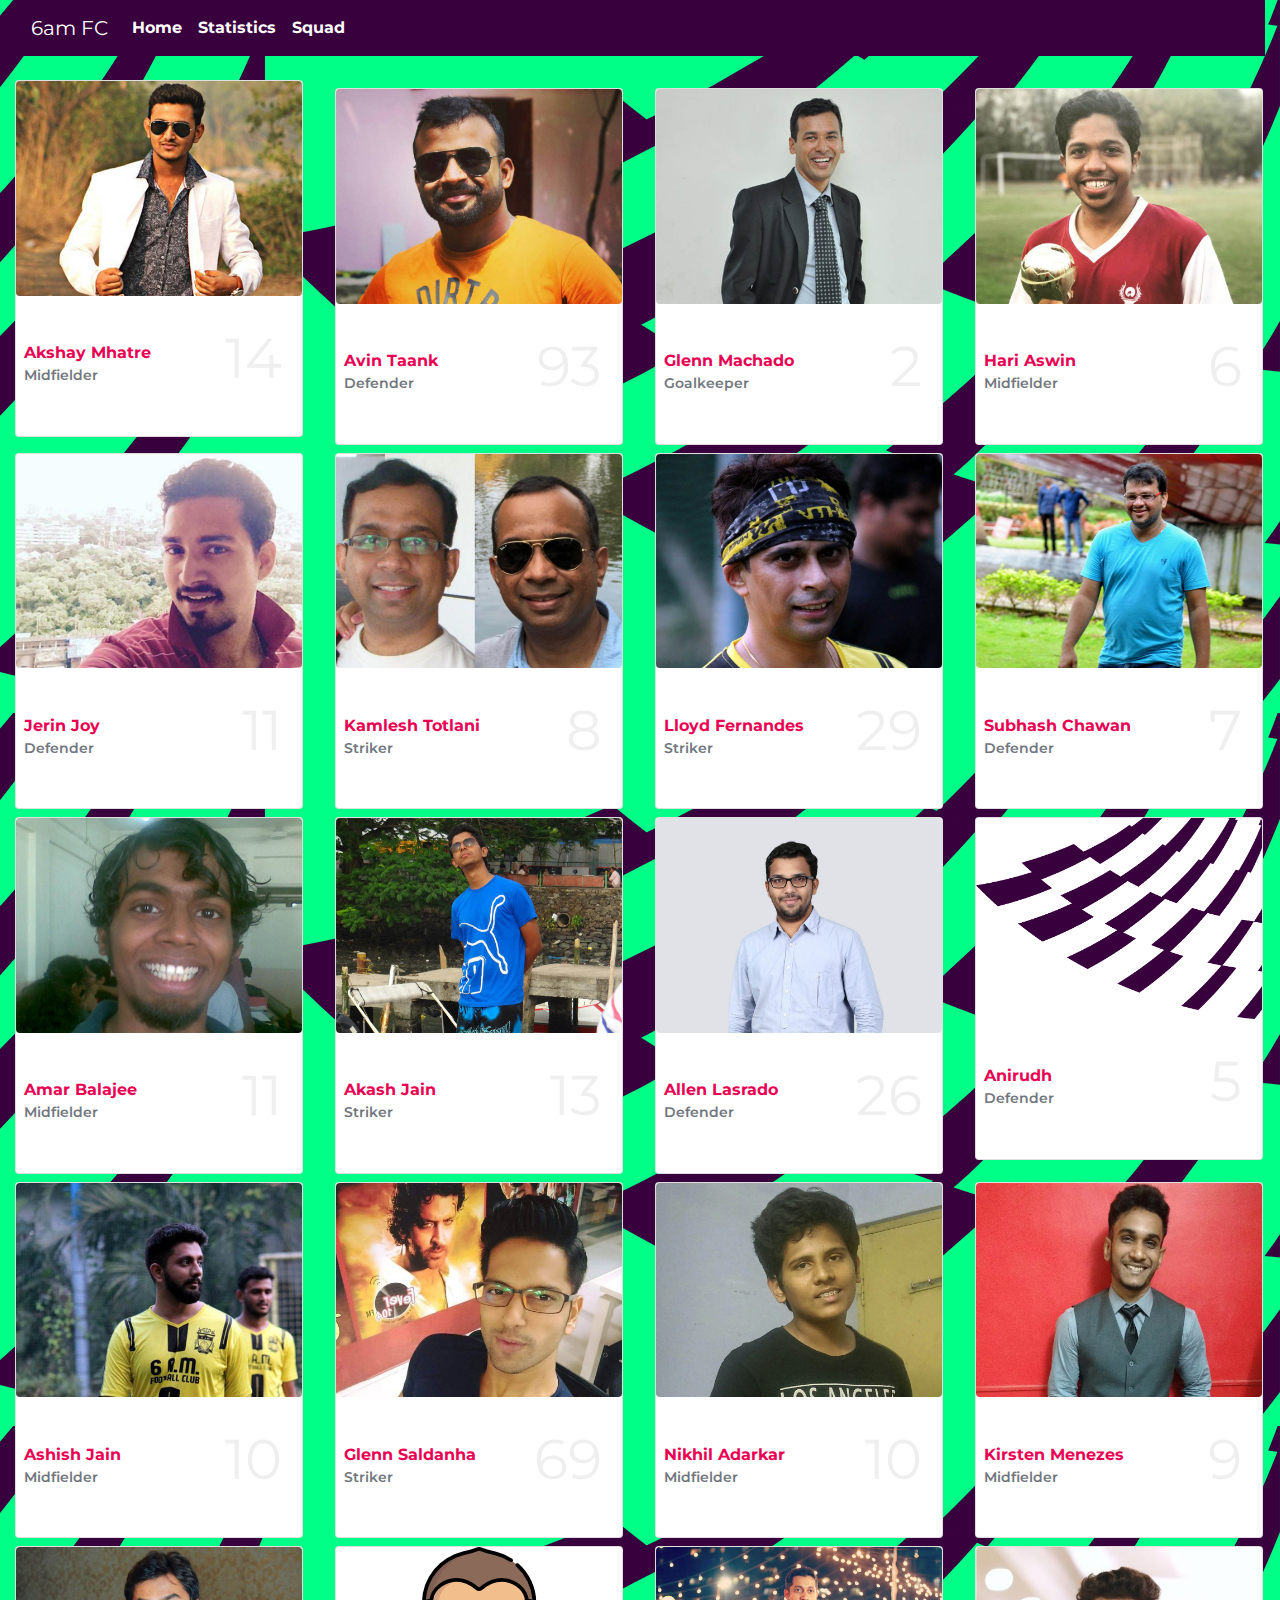
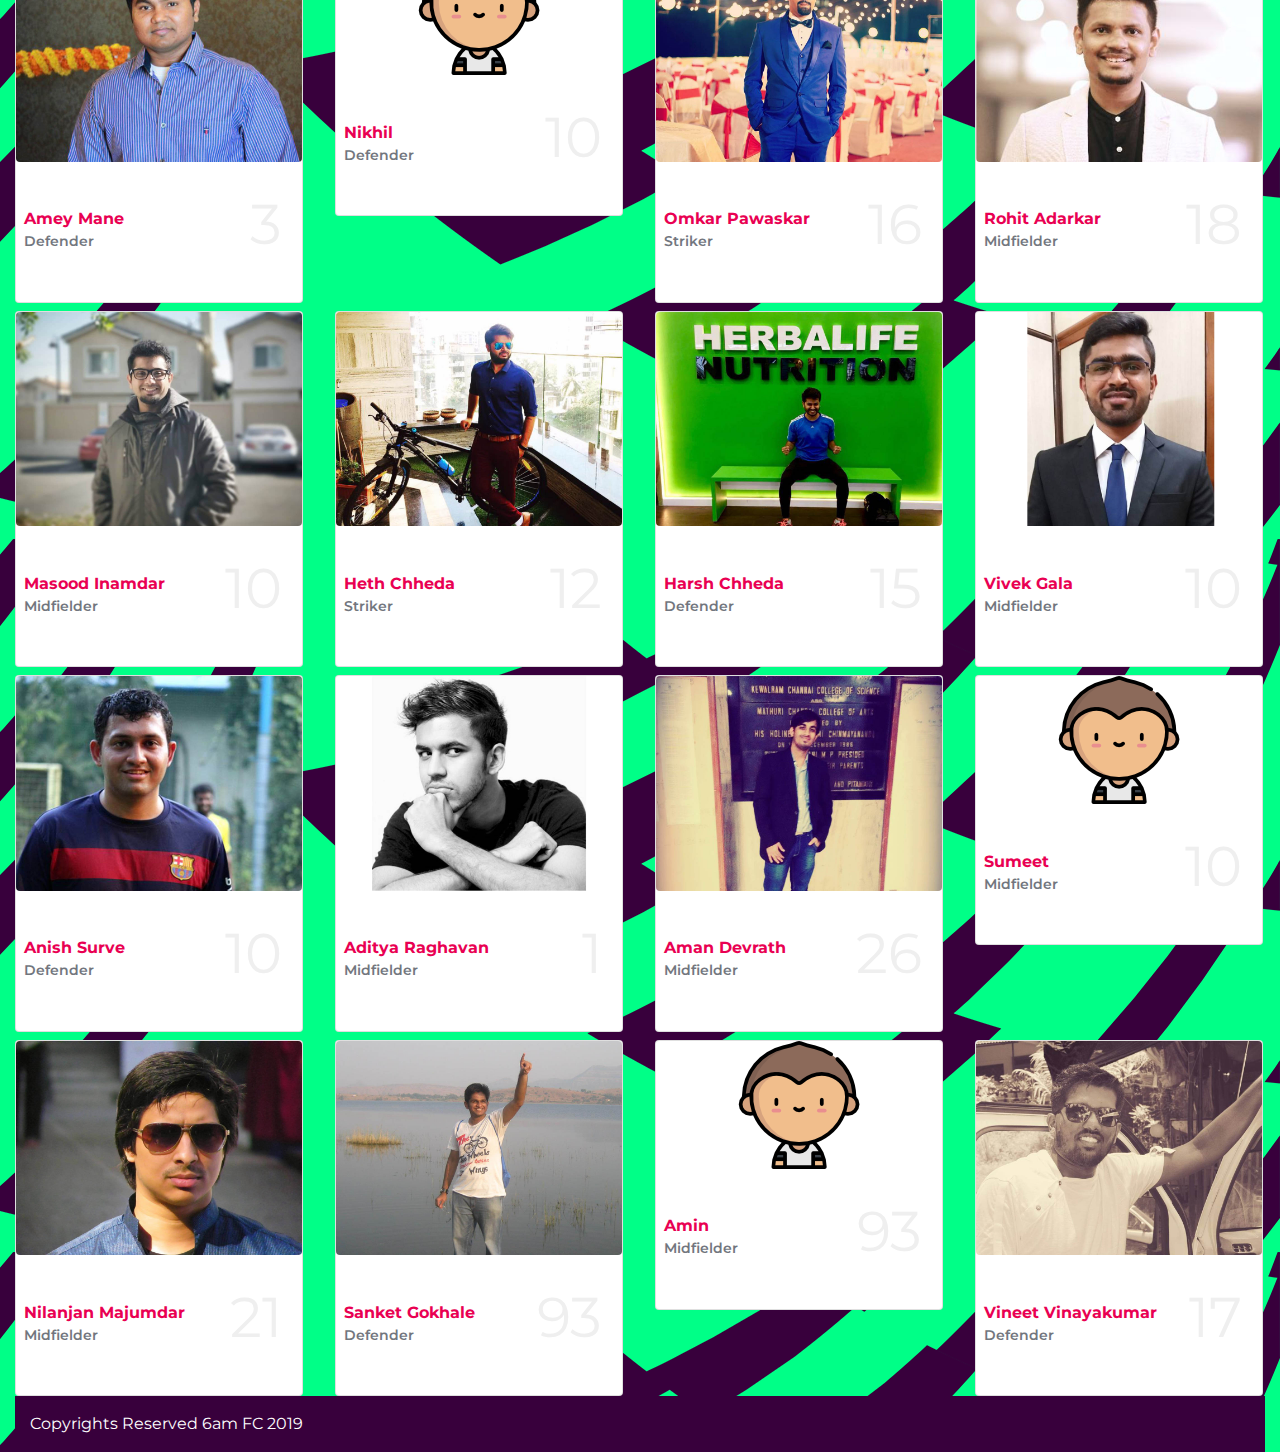
<file: squad.html>
<!doctype html>
<html lang="en">
  <head>
    <!-- Required meta tags -->
    <meta charset="utf-8">
    <meta name="viewport" content="width=device-width, initial-scale=1, shrink-to-fit=no">
    <!-- Bootstrap CSS -->
    <link rel="stylesheet" href="css/bootstrap.min.css">
    <link rel="stylesheet" href="css/style.css">
    <link href="https://fonts.googleapis.com/css?family=Montserrat:100,100i,200,200i,300,300i,400,400i,500,500i,600,600i,700,700i,800,800i,900,900i" rel="stylesheet">
    <title>6AM FC | Squad</title>
  </head>
  <body>
    <div class="container">
      <nav class="navbar navbar-expand-lg navbar-light bg-light">
        <a class="navbar-brand" href="index.html">6am FC</a>
        <button class="navbar-toggler" type="button" data-toggle="collapse" data-target="#navbarTogglerDemo02" aria-controls="navbarTogglerDemo02" aria-expanded="false" aria-label="Toggle navigation">
          <span class="navbar-toggler-icon"></span>
        </button>

        <div class="collapse navbar-collapse" id="navbarTogglerDemo02">
          <ul class="navbar-nav mr-auto mt-2 mt-lg-0">
            <li class="nav-item">
              <a class="nav-link" href="index.html">Home </a>
            </li>
            <li class="nav-item">
              <a class="nav-link" href="statistics.html">Statistics </a>
            </li>
            <li class="nav-item active">
              <a class="nav-link" href="squad.html"> Squad <span class="sr-only">(current)</span></a>
            </li>
          </ul>
        </div>
      </nav>
      <div class="row mt-4 mt-2">
        <div class="col-sm">
          <div class="card" style="width: 18rem;">
            <img src="img/squad/akshay.jpg" class="rounded mx-auto d-block img-fluid" alt="...">
            <div class="card-body">
                <div class="row">
                    <div class="col-auto mr-auto playerDetailSection">
                        <div class="row">
                            <div class="col-auto mr-auto">
                              <p class="card-text playerName">Akshay Mhatre</p>
                            </div>
                        </div>
                        <div class="row">
                            <div class="col-auto mr-auto">
                              <p class="card-text playerPosition">Midfielder</p>
                            </div>
                        </div>
                    </div>
                    <div class="col-auto playerNumberSection">
                        <p class="playerNumber">14</p>
                    </div>
                </div>
            </div>
          </div>
        </div>
        <div class="col-sm mt-2">
          <div class="card" style="width: 18rem;">
            <img src="img/squad/avin.jpg" class="rounded mx-auto d-block img-fluid" alt="...">
            <div class="card-body">
                <div class="row">
                    <div class="col-auto mr-auto playerDetailSection">
                        <div class="row">
                            <div class="col-auto mr-auto">
                              <p class="card-text playerName">Avin Taank</p>
                            </div>
                        </div>
                        <div class="row">
                            <div class="col-auto mr-auto">
                              <p class="card-text playerPosition">Defender</p>
                            </div>
                        </div>
                    </div>
                    <div class="col-auto playerNumberSection">
                        <p class="playerNumber">93</p>
                    </div>
                </div>
            </div>
          </div>
        </div>
        <div class="col-sm mt-2">
          <div class="card" style="width: 18rem;">
            <img src="img/squad/macha.jpg" class="rounded mx-auto d-block img-fluid" alt="...">
            <div class="card-body">
                <div class="row">
                    <div class="col-auto mr-auto playerDetailSection">
                        <div class="row">
                            <div class="col-auto mr-auto">
                              <p class="card-text playerName">Glenn Machado</p>
                            </div>
                        </div>
                        <div class="row">
                            <div class="col-auto mr-auto">
                              <p class="card-text playerPosition">Goalkeeper</p>
                            </div>
                        </div>
                    </div>
                    <div class="col-auto playerNumberSection">
                        <p class="playerNumber">2</p>
                    </div>
                </div>
            </div>
          </div>
        </div>
        <div class="col-sm mt-2">
          <div class="card" style="width: 18rem;">
            <img src="img/squad/hari.jpg" class="rounded mx-auto d-block img-fluid" alt="...">
            <div class="card-body">
                <div class="row">
                    <div class="col-auto mr-auto playerDetailSection">
                        <div class="row">
                            <div class="col-auto mr-auto">
                              <p class="card-text playerName">Hari Aswin</p>
                            </div>
                        </div>
                        <div class="row">
                            <div class="col-auto mr-auto">
                              <p class="card-text playerPosition">Midfielder</p>
                            </div>
                        </div>
                    </div>
                    <div class="col-auto playerNumberSection">
                        <p class="playerNumber">6</p>
                    </div>
                </div>
            </div>
          </div>
        </div>
        <div class="col-sm mt-2">
          <div class="card" style="width: 18rem;">
            <img src="img/squad/jerin.jpg" class="rounded mx-auto d-block img-fluid" alt="...">
            <div class="card-body">
                <div class="row">
                    <div class="col-auto mr-auto playerDetailSection">
                        <div class="row">
                            <div class="col-auto mr-auto">
                              <p class="card-text playerName">Jerin Joy</p>
                            </div>
                        </div>
                        <div class="row">
                            <div class="col-auto mr-auto">
                              <p class="card-text playerPosition">Defender</p>
                            </div>
                        </div>
                    </div>
                    <div class="col-auto playerNumberSection">
                        <p class="playerNumber">11</p>
                    </div>
                </div>
            </div>
          </div>
        </div>
        <div class="col-sm mt-2">
          <div class="card" style="width: 18rem;">
            <img src="img/squad/kamlesh.jpg" class="rounded mx-auto d-block img-fluid" alt="...">
            <div class="card-body">
                <div class="row">
                    <div class="col-auto mr-auto playerDetailSection">
                        <div class="row">
                            <div class="col-auto mr-auto">
                              <p class="card-text playerName">Kamlesh Totlani</p>
                            </div>
                        </div>
                        <div class="row">
                            <div class="col-auto mr-auto">
                              <p class="card-text playerPosition">Striker</p>
                            </div>
                        </div>
                    </div>
                    <div class="col-auto playerNumberSection">
                        <p class="playerNumber">8</p>
                    </div>
                </div>
            </div>
          </div>
        </div>
        <div class="col-sm mt-2">
          <div class="card" style="width: 18rem;">
            <img src="img/squad/llyod.jpg" class="rounded mx-auto d-block img-fluid" alt="...">
            <div class="card-body">
                <div class="row">
                    <div class="col-auto mr-auto playerDetailSection">
                        <div class="row">
                            <div class="col-auto mr-auto">
                              <p class="card-text playerName">Lloyd Fernandes</p>
                            </div>
                        </div>
                        <div class="row">
                            <div class="col-auto mr-auto">
                              <p class="card-text playerPosition">Striker</p>
                            </div>
                        </div>
                    </div>
                    <div class="col-auto playerNumberSection">
                        <p class="playerNumber">29</p>
                    </div>
                </div>
            </div>
          </div>
        </div>
        <div class="col-sm mt-2">
          <div class="card" style="width: 18rem;">
            <img src="img/squad/subhash.jpg" class="rounded mx-auto d-block img-fluid" alt="...">
            <div class="card-body">
                <div class="row">
                    <div class="col-auto mr-auto playerDetailSection">
                        <div class="row">
                            <div class="col-auto mr-auto">
                              <p class="card-text playerName">Subhash Chawan</p>
                            </div>
                        </div>
                        <div class="row">
                            <div class="col-auto mr-auto">
                              <p class="card-text playerPosition">Defender</p>
                            </div>
                        </div>
                    </div>
                    <div class="col-auto playerNumberSection">
                        <p class="playerNumber">7</p>
                    </div>
                </div>
            </div>
          </div>
        </div>
        <div class="col-sm mt-2">
          <div class="card" style="width: 18rem;">
            <img src="img/squad/bala.jpg" class="rounded mx-auto d-block img-fluid" alt="...">
            <div class="card-body">
                <div class="row">
                    <div class="col-auto mr-auto playerDetailSection">
                        <div class="row">
                            <div class="col-auto mr-auto">
                              <p class="card-text playerName">Amar Balajee</p>
                            </div>
                        </div>
                        <div class="row">
                            <div class="col-auto mr-auto">
                              <p class="card-text playerPosition">Midfielder</p>
                            </div>
                        </div>
                    </div>
                    <div class="col-auto playerNumberSection">
                        <p class="playerNumber">11</p>
                    </div>
                </div>
            </div>
          </div>
        </div>
        <div class="col-sm mt-2">
          <div class="card" style="width: 18rem;">
            <img src="img/squad/akash.jpg" class="rounded mx-auto d-block img-fluid" alt="...">
            <div class="card-body">
                <div class="row">
                    <div class="col-auto mr-auto playerDetailSection">
                        <div class="row">
                            <div class="col-auto mr-auto">
                              <p class="card-text playerName">Akash Jain</p>
                            </div>
                        </div>
                        <div class="row">
                            <div class="col-auto mr-auto">
                              <p class="card-text playerPosition">Striker</p>
                            </div>
                        </div>
                    </div>
                    <div class="col-auto playerNumberSection">
                        <p class="playerNumber">13</p>
                    </div>
                </div>
            </div>
          </div>
        </div>
        <div class="col-sm mt-2">
          <div class="card" style="width: 18rem;">
            <img src="img/squad/allen.jpg" class="rounded mx-auto d-block img-fluid" alt="...">
            <div class="card-body">
                <div class="row">
                    <div class="col-auto mr-auto playerDetailSection">
                        <div class="row">
                            <div class="col-auto mr-auto">
                              <p class="card-text playerName">Allen Lasrado</p>
                            </div>
                        </div>
                        <div class="row">
                            <div class="col-auto mr-auto">
                              <p class="card-text playerPosition">Defender</p>
                            </div>
                        </div>
                    </div>
                    <div class="col-auto playerNumberSection">
                        <p class="playerNumber">26</p>
                    </div>
                </div>
            </div>
          </div>
        </div>
        <div class="col-sm mt-2">
          <div class="card" style="width: 18rem;">
            <img src="img/page-hero-primary.png" class="rounded mx-auto d-block img-fluid" alt="...">
            <div class="card-body">
                <div class="row">
                    <div class="col-auto mr-auto playerDetailSection">
                        <div class="row">
                            <div class="col-auto mr-auto">
                              <p class="card-text playerName">Anirudh</p>
                            </div>
                        </div>
                        <div class="row">
                            <div class="col-auto mr-auto">
                              <p class="card-text playerPosition">Defender</p>
                            </div>
                        </div>
                    </div>
                    <div class="col-auto playerNumberSection">
                        <p class="playerNumber">5</p>
                    </div>
                </div>
            </div>
          </div>
        </div>
        <div class="col-sm  mt-2">
          <div class="card" style="width: 18rem;">
            <img src="img/squad/ashish.jpg" class="rounded mx-auto d-block img-fluid" alt="...">
            <div class="card-body">
                <div class="row">
                    <div class="col-auto mr-auto playerDetailSection">
                        <div class="row">
                            <div class="col-auto mr-auto">
                              <p class="card-text playerName">Ashish Jain</p>
                            </div>
                        </div>
                        <div class="row">
                            <div class="col-auto mr-auto">
                              <p class="card-text playerPosition">Midfielder</p>
                            </div>
                        </div>
                    </div>
                    <div class="col-auto playerNumberSection">
                        <p class="playerNumber">10</p>
                    </div>
                </div>
            </div>
          </div>
        </div>
        <div class="col-sm  mt-2">
          <div class="card" style="width: 18rem;">
            <img src="img/squad/glenn-saldanha.jpg" class="rounded mx-auto d-block img-fluid" alt="...">
            <div class="card-body">
                <div class="row">
                    <div class="col-auto mr-auto playerDetailSection">
                        <div class="row">
                            <div class="col-auto mr-auto">
                              <p class="card-text playerName">Glenn Saldanha</p>
                            </div>
                        </div>
                        <div class="row">
                            <div class="col-auto mr-auto">
                              <p class="card-text playerPosition">Striker</p>
                            </div>
                        </div>
                    </div>
                    <div class="col-auto playerNumberSection">
                        <p class="playerNumber">69</p>
                    </div>
                </div>
            </div>
          </div>
        </div>
        <div class="col-sm mt-2">
          <div class="card" style="width: 18rem;">
            <img src="img/squad/guddu.jpg" class="rounded mx-auto d-block img-fluid" alt="...">
            <div class="card-body">
                <div class="row">
                    <div class="col-auto mr-auto playerDetailSection">
                        <div class="row">
                            <div class="col-auto mr-auto">
                              <p class="card-text playerName">Nikhil Adarkar</p>
                            </div>
                        </div>
                        <div class="row">
                            <div class="col-auto mr-auto">
                              <p class="card-text playerPosition">Midfielder</p>
                            </div>
                        </div>
                    </div>
                    <div class="col-auto playerNumberSection">
                        <p class="playerNumber">10</p>
                    </div>
                </div>
            </div>
          </div>
        </div>
        <div class="col-sm mt-2">
          <div class="card" style="width: 18rem;">
            <img src="img/squad/kirsten.jpg" class="rounded mx-auto d-block img-fluid" alt="...">
            <div class="card-body">
                <div class="row">
                    <div class="col-auto mr-auto playerDetailSection">
                        <div class="row">
                            <div class="col-auto mr-auto">
                              <p class="card-text playerName">Kirsten Menezes</p>
                            </div>
                        </div>
                        <div class="row">
                            <div class="col-auto mr-auto">
                              <p class="card-text playerPosition">Midfielder</p>
                            </div>
                        </div>
                    </div>
                    <div class="col-auto playerNumberSection">
                        <p class="playerNumber">9</p>
                    </div>
                </div>
            </div>
          </div>
        </div>
        <div class="col-sm mt-2">
          <div class="card" style="width: 18rem;">
            <img src="img/squad/amey-mane.jpg" class="rounded mx-auto d-block img-fluid" alt="...">
            <div class="card-body">
                <div class="row">
                    <div class="col-auto mr-auto playerDetailSection">
                        <div class="row">
                            <div class="col-auto mr-auto">
                              <p class="card-text playerName">Amey Mane</p>
                            </div>
                        </div>
                        <div class="row">
                            <div class="col-auto mr-auto">
                              <p class="card-text playerPosition">Defender</p>
                            </div>
                        </div>
                    </div>
                    <div class="col-auto playerNumberSection">
                        <p class="playerNumber">3</p>
                    </div>
                </div>
            </div>
          </div>
        </div>
        <div class="col-sm mt-2">
          <div class="card" style="width: 18rem;">
            <img src="img/soccer-player.png" class="rounded mx-auto d-block img-fluid" alt="...">
            <div class="card-body">
                <div class="row">
                    <div class="col-auto mr-auto playerDetailSection">
                        <div class="row">
                            <div class="col-auto mr-auto">
                              <p class="card-text playerName">Nikhil</p>
                            </div>
                        </div>
                        <div class="row">
                            <div class="col-auto mr-auto">
                              <p class="card-text playerPosition">Defender</p>
                            </div>
                        </div>
                    </div>
                    <div class="col-auto playerNumberSection">
                        <p class="playerNumber">10</p>
                    </div>
                </div>
            </div>
          </div>
        </div>
        <div class="col-sm mt-2">
          <div class="card" style="width: 18rem;">
            <img src="img/squad/omkar.jpg" class="rounded mx-auto d-block img-fluid" alt="...">
            <div class="card-body">
                <div class="row">
                    <div class="col-auto mr-auto playerDetailSection">
                        <div class="row">
                            <div class="col-auto mr-auto">
                              <p class="card-text playerName">Omkar Pawaskar</p>
                            </div>
                        </div>
                        <div class="row">
                            <div class="col-auto mr-auto">
                              <p class="card-text playerPosition">Striker</p>
                            </div>
                        </div>
                    </div>
                    <div class="col-auto playerNumberSection">
                        <p class="playerNumber">16</p>
                    </div>
                </div>
            </div>
          </div>
        </div>
        <div class="col-sm mt-2">
          <div class="card" style="width: 18rem;">
            <img src="img/squad/rohit.jpeg" class="rounded mx-auto d-block img-fluid" alt="...">
            <div class="card-body">
                <div class="row">
                    <div class="col-auto mr-auto playerDetailSection">
                        <div class="row">
                            <div class="col-auto mr-auto">
                              <p class="card-text playerName">Rohit Adarkar</p>
                            </div>
                        </div>
                        <div class="row">
                            <div class="col-auto mr-auto">
                              <p class="card-text playerPosition">Midfielder</p>
                            </div>
                        </div>
                    </div>
                    <div class="col-auto playerNumberSection">
                        <p class="playerNumber">18</p>
                    </div>
                </div>
            </div>
          </div>
        </div>
        <div class="col-sm mt-2">
          <div class="card" style="width: 18rem;">
            <img src="img/squad/masood.jpg" class="rounded mx-auto d-block img-fluid" alt="...">
            <div class="card-body">
                <div class="row">
                    <div class="col-auto mr-auto playerDetailSection">
                        <div class="row">
                            <div class="col-auto mr-auto">
                              <p class="card-text playerName">Masood Inamdar</p>
                            </div>
                        </div>
                        <div class="row">
                            <div class="col-auto mr-auto">
                              <p class="card-text playerPosition">Midfielder</p>
                            </div>
                        </div>
                    </div>
                    <div class="col-auto playerNumberSection">
                        <p class="playerNumber">10</p>
                    </div>
                </div>
            </div>
          </div>
        </div>
        <div class="col-sm mt-2">
          <div class="card" style="width: 18rem;">
            <img src="img/squad/heth.jpg" class="rounded mx-auto d-block img-fluid" alt="...">
            <div class="card-body">
                <div class="row">
                    <div class="col-auto mr-auto playerDetailSection">
                        <div class="row">
                            <div class="col-auto mr-auto">
                              <p class="card-text playerName">Heth Chheda</p>
                            </div>
                        </div>
                        <div class="row">
                            <div class="col-auto mr-auto">
                              <p class="card-text playerPosition">Striker</p>
                            </div>
                        </div>
                    </div>
                    <div class="col-auto playerNumberSection">
                        <p class="playerNumber">12</p>
                    </div>
                </div>
            </div>
          </div>
        </div>
        <div class="col-sm mt-2">
          <div class="card" style="width: 18rem;">
            <img src="img/squad/harsh.jpg" class="rounded mx-auto d-block img-fluid" alt="...">
            <div class="card-body">
                <div class="row">
                    <div class="col-auto mr-auto playerDetailSection">
                        <div class="row">
                            <div class="col-auto mr-auto">
                              <p class="card-text playerName">Harsh Chheda</p>
                            </div>
                        </div>
                        <div class="row">
                            <div class="col-auto mr-auto">
                              <p class="card-text playerPosition">Defender</p>
                            </div>
                        </div>
                    </div>
                    <div class="col-auto playerNumberSection">
                        <p class="playerNumber">15</p>
                    </div>
                </div>
            </div>
          </div>
        </div>
        <div class="col-sm mt-2">
          <div class="card" style="width: 18rem;">
            <img src="img/squad/vivek.jpg" class="rounded mx-auto d-block img-fluid" alt="...">
            <div class="card-body">
                <div class="row">
                    <div class="col-auto mr-auto playerDetailSection">
                        <div class="row">
                            <div class="col-auto mr-auto">
                              <p class="card-text playerName">Vivek Gala</p>
                            </div>
                        </div>
                        <div class="row">
                            <div class="col-auto mr-auto">
                              <p class="card-text playerPosition">Midfielder</p>
                            </div>
                        </div>
                    </div>
                    <div class="col-auto playerNumberSection">
                        <p class="playerNumber">10</p>
                    </div>
                </div>
            </div>
          </div>
        </div>
        <div class="col-sm mt-2">
          <div class="card" style="width: 18rem;">
            <img src="img/squad/anish.jpg" class="rounded mx-auto d-block img-fluid" alt="...">
            <div class="card-body">
                <div class="row">
                    <div class="col-auto mr-auto playerDetailSection">
                        <div class="row">
                            <div class="col-auto mr-auto">
                              <p class="card-text playerName">Anish Surve</p>
                            </div>
                        </div>
                        <div class="row">
                            <div class="col-auto mr-auto">
                              <p class="card-text playerPosition">Defender</p>
                            </div>
                        </div>
                    </div>
                    <div class="col-auto playerNumberSection">
                        <p class="playerNumber">10</p>
                    </div>
                </div>
            </div>
          </div>
        </div>
        <div class="col-sm mt-2">
          <div class="card" style="width: 18rem;">
            <img src="img/squad/aditya.jpg" class="rounded mx-auto d-block img-fluid" alt="...">
            <div class="card-body">
                <div class="row">
                    <div class="col-auto mr-auto playerDetailSection">
                        <div class="row">
                            <div class="col-auto mr-auto">
                              <p class="card-text playerName">Aditya Raghavan</p>
                            </div>
                        </div>
                        <div class="row">
                            <div class="col-auto mr-auto">
                              <p class="card-text playerPosition">Midfielder</p>
                            </div>
                        </div>
                    </div>
                    <div class="col-auto playerNumberSection">
                        <p class="playerNumber">1</p>
                    </div>
                </div>
            </div>
          </div>
        </div>
        <div class="col-sm mt-2">
          <div class="card" style="width: 18rem;">
            <img src="img/squad/aman.jpg" class="rounded mx-auto d-block img-fluid" alt="...">
            <div class="card-body">
                <div class="row">
                    <div class="col-auto mr-auto playerDetailSection">
                        <div class="row">
                            <div class="col-auto mr-auto">
                              <p class="card-text playerName">Aman Devrath</p>
                            </div>
                        </div>
                        <div class="row">
                            <div class="col-auto mr-auto">
                              <p class="card-text playerPosition">Midfielder</p>
                            </div>
                        </div>
                    </div>
                    <div class="col-auto playerNumberSection">
                        <p class="playerNumber">26</p>
                    </div>
                </div>
            </div>
          </div>
        </div>
        <div class="col-sm mt-2">
          <div class="card" style="width: 18rem;">
            <img src="img/soccer-player.png" class="rounded mx-auto d-block img-fluid" alt="...">
            <div class="card-body">
                <div class="row">
                    <div class="col-auto mr-auto playerDetailSection">
                        <div class="row">
                            <div class="col-auto mr-auto">
                              <p class="card-text playerName">Sumeet</p>
                            </div>
                        </div>
                        <div class="row">
                            <div class="col-auto mr-auto">
                              <p class="card-text playerPosition">Midfielder</p>
                            </div>
                        </div>
                    </div>
                    <div class="col-auto playerNumberSection">
                        <p class="playerNumber">10</p>
                    </div>
                </div>
            </div>
          </div>
        </div>
        <div class="col-sm mt-2">
          <div class="card" style="width: 18rem;">
            <img src="img/squad/nilanjan.jpg" class="rounded mx-auto d-block img-fluid" alt="...">
            <div class="card-body">
                <div class="row">
                    <div class="col-auto mr-auto playerDetailSection">
                        <div class="row">
                            <div class="col-auto mr-auto">
                              <p class="card-text playerName">Nilanjan Majumdar</p>
                            </div>
                        </div>
                        <div class="row">
                            <div class="col-auto mr-auto">
                              <p class="card-text playerPosition">Midfielder</p>
                            </div>
                        </div>
                    </div>
                    <div class="col-auto playerNumberSection">
                        <p class="playerNumber">21</p>
                    </div>
                </div>
            </div>
          </div>
        </div>
        <div class="col-sm mt-2">
          <div class="card" style="width: 18rem;">
            <img src="img/squad/sanket.jpg" class="rounded mx-auto d-block img-fluid" alt="...">
            <div class="card-body">
                <div class="row">
                    <div class="col-auto mr-auto playerDetailSection">
                        <div class="row">
                            <div class="col-auto mr-auto">
                              <p class="card-text playerName">Sanket Gokhale</p>
                            </div>
                        </div>
                        <div class="row">
                            <div class="col-auto mr-auto">
                              <p class="card-text playerPosition">Defender</p>
                            </div>
                        </div>
                    </div>
                    <div class="col-auto playerNumberSection">
                        <p class="playerNumber">93</p>
                    </div>
                </div>
            </div>
          </div>
        </div>
        <div class="col-sm mt-2">
          <div class="card" style="width: 18rem;">
            <img src="img/soccer-player.png" class="rounded mx-auto d-block img-fluid" alt="...">
            <div class="card-body">
                <div class="row">
                    <div class="col-auto mr-auto playerDetailSection">
                        <div class="row">
                            <div class="col-auto mr-auto">
                              <p class="card-text playerName">Amin</p>
                            </div>
                        </div>
                        <div class="row">
                            <div class="col-auto mr-auto">
                              <p class="card-text playerPosition">Midfielder</p>
                            </div>
                        </div>
                    </div>
                    <div class="col-auto playerNumberSection">
                        <p class="playerNumber">93</p>
                    </div>
                </div>
            </div>
          </div>
        </div>
        <div class="col-sm mt-2">
          <div class="card" style="width: 18rem;">
            <img src="img/squad/vineet.jpg" class="rounded mx-auto d-block img-fluid" alt="...">
            <div class="card-body">
                <div class="row">
                    <div class="col-auto mr-auto playerDetailSection">
                        <div class="row">
                            <div class="col-auto mr-auto">
                              <p class="card-text playerName">Vineet Vinayakumar</p>
                            </div>
                        </div>
                        <div class="row">
                            <div class="col-auto mr-auto">
                              <p class="card-text playerPosition">Defender</p>
                            </div>
                        </div>
                    </div>
                    <div class="col-auto playerNumberSection">
                        <p class="playerNumber">17</p>
                    </div>
                </div>
            </div>
          </div>
        </div>
      </div>
      <footer class="footer mt-auto py-3">
        <div class="container">
          <span class="">Copyrights Reserved 6am FC 2019</span>
        </div>
      </footer>
    </div>
    <!-- Optional JavaScript -->
    <!-- jQuery first, then Popper.js, then Bootstrap JS -->
    <script src="js/jquery-3.3.1.min.js"></script>
    <script src="js/popper.min.js"></script>
    <script src="js/bootstrap.min.js"></script>
  </body>
</html>
</file>
<file: css/style.css>
body{
    background-color: #00FF87;
    font-family: 'Montserrat', sans-serif;
    background-position: right top;
    background-image:url('../img/page-hero-primary.png');
}


.no-js #loader { display: none;  }
.js #loader { display: block; position: absolute; left: 100px; top: 0; }
.se-pre-con {
	position: fixed;
	left: 0px;
	top: 0px;
	width: 100%;
	height: 100%;
	z-index: 9999;
	background: url('../img/loader.gif') center no-repeat #fff;
}

.navbar{
  background-color: #38003c !important;
}

.nav{
    background-color: #38003c !important;
}

.nav-pills .nav-link.active, .nav-pills .show>.nav-link{
    background-color: #E90052;
    color:#ffffff;
}



.navbar-brand{
  color:#ffffff !important;
}

.nav-link{
  color:#ffffff !important;
  font-weight: 700;
}

.footer{
  background-color: #38003c !important;
  color:#ffffff !important;
}

.weekWinner{
    color: #e90052;
    font-size: 1.5em;
    font-weight: 700;
    margin-top: .5em;
}

.comingSoon{
    padding: 5em 3em;
}

.comingSoontxt{
    font-size: 2.5em;
    padding: .5em;
    color: #00FF87;
    font-weight: bolder;
}

.tab-pane{
    margin-bottom: 2em;
}

@media (min-width: 1200px)
{
    .container {
        max-width: 1340px !important;
    }
}

.playerNumber{
    font-size: 3.5em;
    color: #efefef;
    
}

.playerName{
    color: #e90052;
    font-weight: 700;
    font-size: 1em;
}

.playerPosition{
    color:#72767e;
    font-weight: 600;
    font-size: .9em;
}

.playerDetailSection{
    padding: 1.6em .2em;
}

.playerNumberSection{
    
}

.navbar-toggler-icon{
    background-color: #f8f8f8;
}

.month{
    color:#E90052;
    font-weight: 600;
}

.monthTab{
    font-size: 1.3em;
}
</file>
